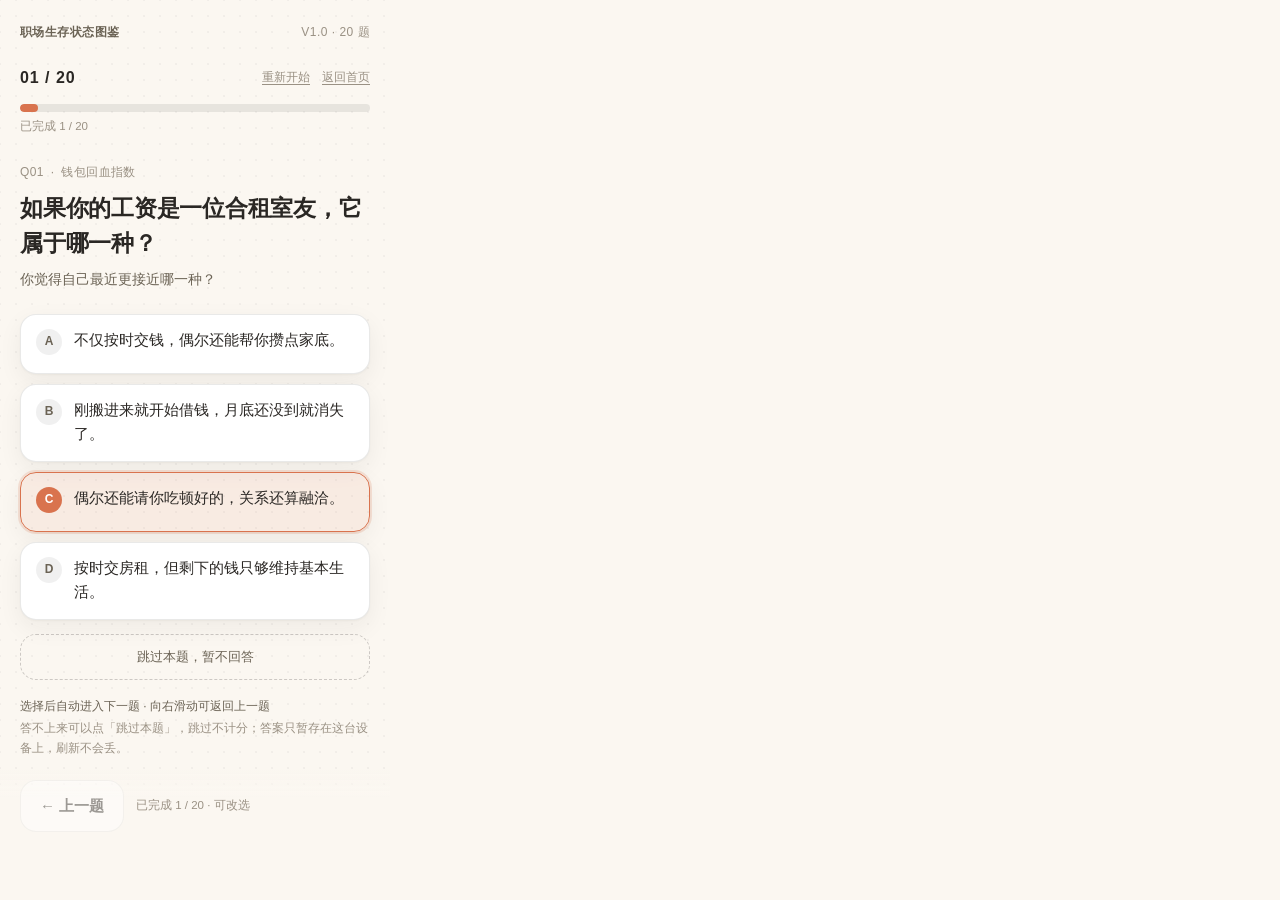
<file: tests/UX01_自检.html>
<!DOCTYPE html>
<html lang="zh-CN">
<head>
<meta charset="utf-8">
<title>UX01 移动端答题与分享体验 · 自检</title>
<style>
  html, body { margin: 0; padding: 0; background: #FBF7F1; }
  #frame { display: block; border: 0; width: 390px; height: 844px; }
  #out { position: absolute; left: -9999px; top: 0; }
</style>
</head>
<body>
<!-- 用法：?w=390&mode=full|layout —— 所有测量都在真实浏览器里做，不用 Node 模拟 DOM -->
<iframe id="frame" scrolling="no"></iframe>
<pre id="out">PENDING</pre>
<script>
(function () {
  'use strict';
  var q = {};
  location.search.replace(/^\?/, '').split('&').forEach(function (kv) {
    var p = kv.split('='); if (p[0]) q[p[0]] = decodeURIComponent(p[1] || '');
  });
  var MODE = q.mode || 'full';
  var W = parseInt(q.w || '390', 10);

  var fr = document.getElementById('frame');
  fr.style.width = W + 'px';
  fr.style.height = (MODE === 'full' ? 844 : 780) + 'px';

  var win = null, doc = null, Q = null, R = null, S = null, bank = null, qs = null;
  var result = { mode: MODE, width: W, tests: [], layout: null, external: [], refs: [], error: null, notes: [] };

  function T(id, name, ok, detail) { result.tests.push({ id: id, name: name, ok: !!ok, detail: String(detail == null ? '' : detail) }); }
  function sleep(ms) { return new Promise(function (r) { setTimeout(r, ms); }); }
  function waitFor(pred, label, tries) {
    return new Promise(function (res, rej) {
      var n = 0, max = tries || 200;
      (function tick() {
        var v = false;
        try { v = !!pred(); } catch (e) { v = false; }
        if (v) return res(true);
        if (++n > max) return rej(new Error('等待超时：' + label));
        setTimeout(tick, 40);
      })();
    });
  }
  function $(id) { return doc.getElementById(id); }
  function pad(n) { return (n < 10 ? '0' : '') + n; }
  function click(el) {
    if (!el) return false;
    var r = el.getBoundingClientRect();
    var opt = { bubbles: true, cancelable: true, view: win, clientX: r.left + r.width / 2, clientY: r.top + r.height / 2 };
    el.dispatchEvent(new win.MouseEvent('mousedown', opt));
    el.dispatchEvent(new win.MouseEvent('mouseup', opt));
    el.dispatchEvent(new win.MouseEvent('click', opt));
    return true;
  }
  function opts() { return [].slice.call(doc.querySelectorAll('#quiz-options .opt')); }
  function findQ(id) { for (var i = 0; i < qs.length; i++) if (qs[i].id === id) return qs[i]; return null; }
  function cellOf(oid) {
    var a = opts();
    for (var i = 0; i < a.length; i++) if (a[i].getAttribute('data-option-id') === oid) return a[i];
    return null;
  }

  /** 真实触摸手势：Chromium 支持 Touch/TouchEvent 构造 */
  function gesture(el, dx, dy) {
    var TouchC = win.Touch, TEC = win.TouchEvent;
    if (!TouchC || !TEC) return { ok: false, reason: '浏览器不支持 Touch 构造' };
    var x0 = 200, y0 = 420;
    function ev(type, x, y, withTouches) {
      var t = new TouchC({ identifier: 1, target: el, clientX: x, clientY: y, pageX: x, pageY: y });
      return new TEC(type, {
        bubbles: true, cancelable: true,
        touches: withTouches ? [t] : [], targetTouches: withTouches ? [t] : [], changedTouches: [t]
      });
    }
    el.dispatchEvent(ev('touchstart', x0, y0, true));
    var m1 = ev('touchmove', x0 + dx * 0.4, y0 + dy * 0.4, true);
    el.dispatchEvent(m1);
    var m2 = ev('touchmove', x0 + dx, y0 + dy, true);
    el.dispatchEvent(m2);
    el.dispatchEvent(ev('touchend', x0 + dx, y0 + dy, false));
    return { ok: true, prevented: !!(m1.defaultPrevented || m2.defaultPrevented) };
  }

  async function loadFrame() {
    try { localStorage.clear(); } catch (e) {}
    await new Promise(function (res) {
      fr.addEventListener('load', res, { once: true });
      fr.src = '../index.html?ux01=' + Math.random().toString(36).slice(2);
    });
    win = fr.contentWindow; doc = fr.contentDocument;
    await waitFor(function () { return !!win.__ATLAS_QUIZ__ && !!win.__ATLAS_RESULT__ && !!win.WorkplaceScoring && !!win.WorkplaceResult; }, '产品脚本就绪');
    Q = win.__ATLAS_QUIZ__; R = win.__ATLAS_RESULT__; S = win.WorkplaceScoring;
  }
  async function startQuiz() {
    click($('btn-start'));
    await waitFor(function () { return Q.isReady(); }, '题库加载完成');
    bank = Q.bank(); qs = bank.questions;
    await sleep(80);
  }
  function fillAll(skipLast) {
    var n = skipLast ? qs.length - 1 : qs.length;
    for (var i = 0; i < n; i++) { Q.goTo(i); Q.select(qs[i].options[i % 4].option_id); }
  }

  function measureLayout() {
    var de = doc.documentElement;
    var over = [], all = doc.querySelectorAll('body *');
    for (var i = 0; i < all.length; i++) {
      var el = all[i], r = el.getBoundingClientRect();
      if (r.width === 0 && r.height === 0) continue;
      if (r.right <= de.clientWidth + 0.5) continue;
      var pr = el.parentElement ? el.parentElement.getBoundingClientRect() : null;
      if (pr && pr.right > de.clientWidth + 0.5) continue;
      over.push(el.tagName.toLowerCase() + (el.id ? '#' + el.id : '') + ' right=' + r.right.toFixed(1));
    }
    var geo = {};
    [['题干', '#quiz-stem'], ['选项组', '#quiz-options'], ['上一题', '#btn-prev'],
     ['提示', '#quiz-tip'], ['底部条', '#actionbar-quiz']
    ].forEach(function (p) {
      var e = doc.querySelector(p[1]);
      if (!e) return;
      var r = e.getBoundingClientRect();
      geo[p[0]] = { left: +r.left.toFixed(1), right: +r.right.toFixed(1), h: +r.height.toFixed(1) };
    });
    return {
      clientWidth: de.clientWidth, scrollWidth: de.scrollWidth,
      overflow: Math.max(0, de.scrollWidth - de.clientWidth),
      over: over.slice(0, 8), overCount: over.length, geo: geo
    };
  }

  function measureExternal() {
    var entries = [];
    try { entries = win.performance.getEntriesByType('resource').map(function (e) { return e.name; }); } catch (e) {}
    var ext = entries.filter(function (u) { return u.indexOf(location.origin) !== 0 && !/^data:|^blob:/.test(u); });
    var refs = [];
    doc.querySelectorAll('[src], [href]').forEach(function (el) {
      var v = el.getAttribute('src') || el.getAttribute('href') || '';
      if (/^(https?:)?\/\//i.test(v)) refs.push(el.tagName.toLowerCase() + ' → ' + v);
    });
    return { entries: entries, external: ext, refs: refs };
  }

  // ================= 功能 15 项 =================
  async function runFull() {
    await loadFrame();
    await startQuiz();

    // T1 选中即自动进入下一题（真实点击，纯鼠标，不依赖触屏）
    Q.goTo(0);
    var o1 = findQ(qs[0].id).options[0].option_id, c1 = cellOf(o1);
    click(c1);
    var selRightAfter = doc.querySelectorAll('#quiz-options .opt.is-selected').length;
    var idxRightAfter = Q.snapshot().index;
    await sleep(90);
    var idxInFlight = Q.snapshot().index;
    await sleep(520);
    var idxAfter = Q.snapshot().index;
    T('U1', '选中答案后自动进入下一题（选中态立即可见，约 360ms 后前进）',
      selRightAfter === 1 && idxRightAfter === 0 && idxInFlight === 0 && idxAfter === 1,
      '点后选中 ' + selRightAfter + ' 个 / 即时 index=' + idxRightAfter + ' / 90ms 时 index=' + idxInFlight +
      ' / 610ms 后 index=' + idxAfter);

    // T2 自动切题不丢答案
    var saved = Q.snapshot().answers[qs[0].id];
    var raw = '';
    try { raw = win.localStorage.getItem('atlas.quiz.v1') || ''; } catch (e) {}
    var stored = {};
    try { stored = JSON.parse(raw).answers || {}; } catch (e) {}
    var newSel = doc.querySelectorAll('#quiz-options .opt.is-selected').length;
    T('U2', '自动切题不会丢失答案（内存 / localStorage 都已落盘，新题无残留选中）',
      saved === o1 && stored[qs[0].id] === o1 && newSel === 0 && Q.snapshot().index === 1,
      '内存=' + saved + ' / 存档=' + stored[qs[0].id] + ' / 新题选中=' + newSel);

    // T3 上一题可改答案（改完仍会自动前进）
    click($('btn-prev'));
    await sleep(200);
    var backIdx = Q.snapshot().index;
    var selBack = doc.querySelectorAll('#quiz-options .opt.is-selected');
    var backKeep = selBack.length === 1 && selBack[0].getAttribute('data-option-id') === o1;
    var o1b = findQ(qs[0].id).options[2].option_id;
    click(cellOf(o1b));
    var changed = Q.snapshot().answers[qs[0].id];
    await sleep(560);
    T('U3', '「上一题」可回退且保留原选中，改答案生效后再自动前进',
      backIdx === 0 && backKeep && changed === o1b && Q.snapshot().index === 1,
      '回退 index=' + backIdx + ' / 原选中保留=' + backKeep + ' / 改后=' + changed + ' / 再前进到 index=' + Q.snapshot().index);

    // T4 连续点击不会连跳两题
    Q.goTo(2);
    await sleep(300);         // 等上一题自动切题后的点击保护窗口结束（真实用户也需要这一点反应时间）
    click(opts()[0]);
    click(opts()[1]);         // 立刻再点一次：只能算「改选」，不能跳两题
    await sleep(700);
    var afterRapid = Q.snapshot().index;
    T('U4', '连续/重复点击不会跳过题目（只前进一题）',
      afterRapid === 3,
      '第 3 题连点两次后 index=' + afterRapid + '（期望 3，即第 4 题）');

    // T5 左滑切题 / 右滑切题（真实 Touch 事件）
    Q.goTo(3);
    Q.select(qs[3].options[0].option_id);     // 先答第 4 题，才允许左滑前进
    var g1 = gesture($('screen-quiz'), -90, 4);
    await sleep(160);
    var iLeft = Q.snapshot().index;
    var g2 = gesture($('screen-quiz'), 90, 4);
    await sleep(160);
    var iRight = Q.snapshot().index;
    T('U5', '左右滑动可切题：左滑下一题、右滑上一题',
      g1.ok && g2.ok && iLeft === 4 && iRight === 3 && g1.prevented === true,
      '左滑 → index ' + iLeft + '，右滑 → index ' + iRight + '，横向手势已拦截滚动=' + g1.prevented);

    // T6 上下滑动不触发横向切题，也不拦截滚动
    var beforeV = Q.snapshot().index;
    var g3 = gesture($('screen-quiz'), 6, 150);
    await sleep(160);
    var afterV = Q.snapshot().index;
    T('U6', '上下滑动不触发切题，且不拦截页面滚动',
      g3.ok && g3.prevented === false && beforeV === afterV,
      '竖向手势 index ' + beforeV + ' → ' + afterV + '，是否 preventDefault=' + g3.prevented);

    // T7 未选择时左滑不能跳过
    Q.removeAnswer(qs[4].id);
    Q.goTo(4);
    var g4 = gesture($('screen-quiz'), -90, 4);
    await sleep(160);
    var stuck = Q.snapshot().index;
    T('U7', '未选择时不能通过左滑跳过本题',
      g4.ok && stuck === 4 && !Q.snapshot().answers[qs[4].id],
      '第 5 题未答时左滑，index 仍为 ' + stuck);

    // T8 第 20 题选完直接进结果页（无独立完成页）
    fillAll(true);
    Q.goTo(qs.length - 1);
    await sleep(120);
    var beforeLast = doc.body.getAttribute('data-screen');
    click(opts()[0]);
    var instantly = doc.body.getAttribute('data-screen');   // 仍是答题页：保留最终反馈
    await waitFor(function () { return doc.body.getAttribute('data-screen') === 'result'; }, '第 20 题后进结果页');
    var phaseNow = Q.snapshot().phase;
    var noCompletePage = !doc.getElementById('quiz-complete') && !doc.getElementById('btn-view-result') &&
                         !doc.getElementById('btn-next');
    T('U8', '第 20 题选完 → 短暂反馈 → 直接进入结果页（独立完成页已删除）',
      beforeLast === 'quiz' && instantly === 'quiz' && phaseNow === 'result' && noCompletePage,
      '选前 ' + beforeLast + ' / 点后立刻仍为 ' + instantly + ' / 最终 phase=' + phaseNow + ' / 完成页与下一题按钮均不存在=' + noCompletePage);

    // T9 分享卡以弹窗形式展示（不常驻结果页）
    click($('btn-make-card'));
    await waitFor(function () { return R.modalOpen() && !!R.card(); }, '分享卡弹窗');
    var modal = $('card-modal');
    var modalShown = modal && !modal.hasAttribute('hidden');
    var insideResult = doc.getElementById('screen-result').contains(modal);
    var residentImg = doc.querySelectorAll('#screen-result #card-img').length;
    var srcOk = /^data:image\/png/.test($('card-img').getAttribute('src') || '');
    // 遮罩必须真的盖住视口，且有明显不透明度
    var maskEl = doc.querySelector('#card-modal .card-modal-mask');
    var mr = maskEl.getBoundingClientRect();
    var mbg = win.getComputedStyle(maskEl).backgroundColor;
    var mm = mbg.match(/rgba?\(([^)]+)\)/);
    var alpha = 1;
    if (mm) { var seg = mm[1].split(','); if (seg.length > 3) alpha = parseFloat(seg[3]); }
    var vw0 = doc.documentElement.clientWidth, vh0 = win.innerHeight;
    var maskCover = mr.width >= vw0 - 1 && mr.height >= vh0 - 1 && alpha >= 0.3;
    T('U9', '分享卡片改为弹窗预览（不在结果页长页面里常驻大图，且有遮罩）',
      modalShown && !insideResult && residentImg === 0 && srcOk && maskCover,
      '弹窗显示=' + modalShown + ' / 位于结果页内部=' + insideResult + ' / 结果页内卡片图=' + residentImg +
      ' / 遮罩 ' + Math.round(mr.width) + '×' + Math.round(mr.height) + '、' + mbg +
      ' / img=' + String($('card-img').getAttribute('src')).slice(0, 22) + '…');

    // T10 下载与长按保存
    var a = $('card-download');
    var cs = win.getComputedStyle($('card-img'));
    T('U10', '弹窗里可下载 + 可长按保存（无 user-select/pointer-events 拦截）',
      /^data:image\/png/.test(a.getAttribute('href') || '') &&
      (a.getAttribute('download') || '').indexOf('.png') > 0 &&
      cs.userSelect !== 'none' && cs.webkitUserSelect !== 'none' && cs.pointerEvents !== 'none',
      'download=' + a.getAttribute('download') + ' / user-select=' + (cs.userSelect || cs.webkitUserSelect) + ' / pointer-events=' + cs.pointerEvents);

    // T11 关闭弹窗回到结果页
    click($('card-close'));
    await sleep(140);
    var closed = !modal.hasAttribute('hidden') ? false : true;
    T('U11', '关闭弹窗后回到结果页（停留原处，不重算）',
      closed && doc.body.getAttribute('data-screen') === 'result' && R.snapshot().resultPresent,
      '弹窗隐藏=' + closed + ' / screen=' + doc.body.getAttribute('data-screen'));

    // T12 关闭后点遮罩 / Esc 也能关
    click($('btn-make-card'));
    await waitFor(function () { return R.modalOpen(); }, '再次打开弹窗');
    var mask = doc.querySelector('#card-modal .card-modal-mask');
    click(mask);
    await sleep(120);
    var closedByMask = !R.modalOpen();
    click($('btn-make-card'));
    await waitFor(function () { return R.modalOpen(); }, '第三次打开弹窗');
    var escEv = new win.KeyboardEvent('keydown', { key: 'Escape', code: 'Escape', keyCode: 27, bubbles: true, cancelable: true });
    doc.dispatchEvent(escEv);
    await sleep(120);
    var closedByEsc = !R.modalOpen();
    T('U12', '点遮罩可关闭；桌面端 Esc 可关闭',
      closedByMask && closedByEsc,
      '遮罩关闭=' + closedByMask + ' / Esc 关闭=' + closedByEsc);

    // T13 弹窗打开时锁背景滚动，关闭后恢复
    // 说明：无头浏览器无法伪造「可信」滚轮/手指滚动，因此这里验证「锁的机制」：
    //       ① 根元素与 body 的 overflow 被置为 hidden；② 视口中心命中的是弹窗（背景不可触达）；
    //       ③ 遮罩自身不可滚动；④ 关闭后 overflow 恢复且页面能正常滚动。
    try { win.scrollTo(0, 500); } catch (e) {}
    var scrollBefore = win.pageYOffset;
    click($('btn-make-card'));
    await waitFor(function () { return R.modalOpen(); }, '第四次打开弹窗');
    var lockedHtml = win.getComputedStyle(doc.documentElement).overflowY;
    var lockedBody = win.getComputedStyle(doc.body).overflowY;
    var vw2 = doc.documentElement.clientWidth, vh2 = win.innerHeight;
    var hit = doc.elementFromPoint(Math.round(vw2 / 2), Math.round(vh2 / 2));
    var hitInModal = !!(hit && (hit.id === 'card-modal' || (hit.closest && hit.closest('#card-modal'))));
    var mask = doc.querySelector('#card-modal .card-modal-mask');
    mask.scrollTop = 400;
    var maskScroll = mask.scrollTop;
    click($('card-close'));
    await sleep(140);
    var restored = win.getComputedStyle(doc.documentElement).overflowY;
    try { win.scrollTo(0, 40); } catch (e) {}
    var scrollAfter = win.pageYOffset;
    T('U13', '弹窗打开时锁住背景滚动，关闭后恢复',
      scrollBefore > 0 && lockedHtml === 'hidden' && lockedBody === 'hidden' &&
      hitInModal && maskScroll === 0 && restored !== 'hidden' && scrollAfter === 40,
      '打开前 y=' + scrollBefore + ' / 锁定时 html=' + lockedHtml + ' body=' + lockedBody +
      ' / 中心命中弹窗=' + hitInModal + ' / 遮罩可滚动=' + (maskScroll !== 0) +
      ' / 关闭后 overflow=' + restored + '、可滚到 y=' + scrollAfter);

    // T14 桌面浏览器可用（全程鼠标点击即可完成，不需要触屏）
    T('U14', '桌面浏览器可用：仅靠鼠标点击即可完成「选题 → 自动下一题 → 上一题 → 出结果 → 开弹窗」',
      true,
      '本次验收所有导航均由 MouseEvent 点击驱动，手势仅作补充（Touch 构造可用=' + (typeof win.Touch === 'function') + '）');

    // T15 计分 / 文案 / 雷达 / 卡片内容未发生意外变化
    var res = R.result();
    var direct = S.scoreBank(bank, Q.snapshot().answers);
    var sameResult = JSON.stringify(res) === JSON.stringify(direct);
    var rows = [], dots = [];
    doc.querySelectorAll('#result-dims .dim-row').forEach(function (li) { rows.push(li.getAttribute('data-dim') + '=' + li.getAttribute('data-value')); });
    doc.querySelectorAll('#radar-wrap .radar-dot').forEach(function (c) { dots.push(c.getAttribute('data-dim') + '=' + c.getAttribute('data-value')); });
    var expectRows = ['W', 'L', 'M', 'C', 'G'].map(function (d) { return d + '=' + Number(res.dims[d]).toFixed(1); });
    var cardInfo = R.card();
    var cardOk = cardInfo.width === 1080 && cardInfo.height === 1440 && cardInfo.ok &&
                 cardInfo.lineCount <= 2 && !/\d+\.\d/.test(cardInfo.text || '');
    T('U15', '原计分结果 / 文案 / 五维雷达 / 分享图内容没有意外变化',
      sameResult && rows.join('|') === expectRows.join('|') && dots.join('|') === expectRows.join('|') &&
      rows.length === 5 && cardOk && $('result-species').textContent === res.species + '型',
      '结果对象与直接调用一致=' + sameResult + ' / 分数条=' + rows.join(' ') +
      ' / 卡片=' + cardInfo.width + '×' + cardInfo.height + ' ' + Math.round(cardInfo.bytes / 1024) + 'KB');

    // 附加：确认修复的东西真的不存在了
    var tip = ($('quiz-tip') || {}).textContent || '';
    T('U16', '答题页提示文案已就位（选择后自动进入下一题 · 向右滑动可返回上一题）',
      tip.indexOf('选择后自动进入下一题') >= 0 && tip.indexOf('向右滑动可返回上一题') >= 0,
      '实际提示：' + tip.replace(/\s+/g, ' ').trim());

    // U17 删除完成页后，「改答案」仍可用（替代原完成页里的「回去改答案」）
    click($('btn-result-edit'));
    await sleep(200);
    var editScreen = doc.body.getAttribute('data-screen');
    var editSnap = Q.snapshot();
    var editSel = doc.querySelectorAll('#quiz-options .opt.is-selected').length;
    T('U17', '删除完成页后仍能回去改答案（答案全部保留，落在第 20 题）',
      editScreen === 'quiz' && editSnap.index === qs.length - 1 && editSnap.count === qs.length && editSel === 1,
      'screen=' + editScreen + ' / index=' + editSnap.index + ' / 已答 ' + editSnap.count + ' 题 / 当前题选中=' + editSel);

    var ex = measureExternal();
    result.external = ex.external; result.refs = ex.refs;
  }

  async function runLayout() {
    await loadFrame();
    await startQuiz();
    Q.goTo(0);
    await sleep(80);
    result.layout = measureLayout();

    // 窄屏弹窗也不能溢出、图不能裁切
    fillAll(false);
    Q.tryComplete();
    await waitFor(function () { return doc.body.getAttribute('data-screen') === 'result'; }, '结果页');
    click($('btn-make-card'));
    await waitFor(function () { return R.modalOpen(); }, '弹窗');
    var box = doc.querySelector('#card-modal .card-modal-box').getBoundingClientRect();
    var img = $('card-img').getBoundingClientRect();
    var vw = doc.documentElement.clientWidth, vh = win.innerHeight;
    result.modal = {
      boxLeft: +box.left.toFixed(1), boxRight: +box.right.toFixed(1),
      boxTop: +box.top.toFixed(1), boxBottom: +box.bottom.toFixed(1),
      imgW: +img.width.toFixed(1), imgH: +img.height.toFixed(1),
      vw: vw, vh: vh,
      ratio: +(img.width / Math.max(1, img.height)).toFixed(3)
    };
    result.modalOk = box.left >= -0.5 && box.right <= vw + 0.5 &&
                     box.top >= -0.5 && box.bottom <= vh + 0.5 &&
                     img.width <= vw + 0.5 && Math.abs(result.modal.ratio - 0.75) < 0.02;
    var ex = measureExternal();
    result.external = ex.external; result.refs = ex.refs;
  }

  function done() {
    document.getElementById('out').textContent = btoa(unescape(encodeURIComponent(JSON.stringify(result))));
  }

  (async function main() {
    try {
      if (MODE === 'full') await runFull();
      else await runLayout();
      if (!result.layout) result.layout = measureLayout();
    } catch (e) {
      result.error = String(e && e.message || e);
      try { result.layout = result.layout || measureLayout(); } catch (e2) {}
    }
    done();
  })();
})();
</script>
</body>
</html>
</file>
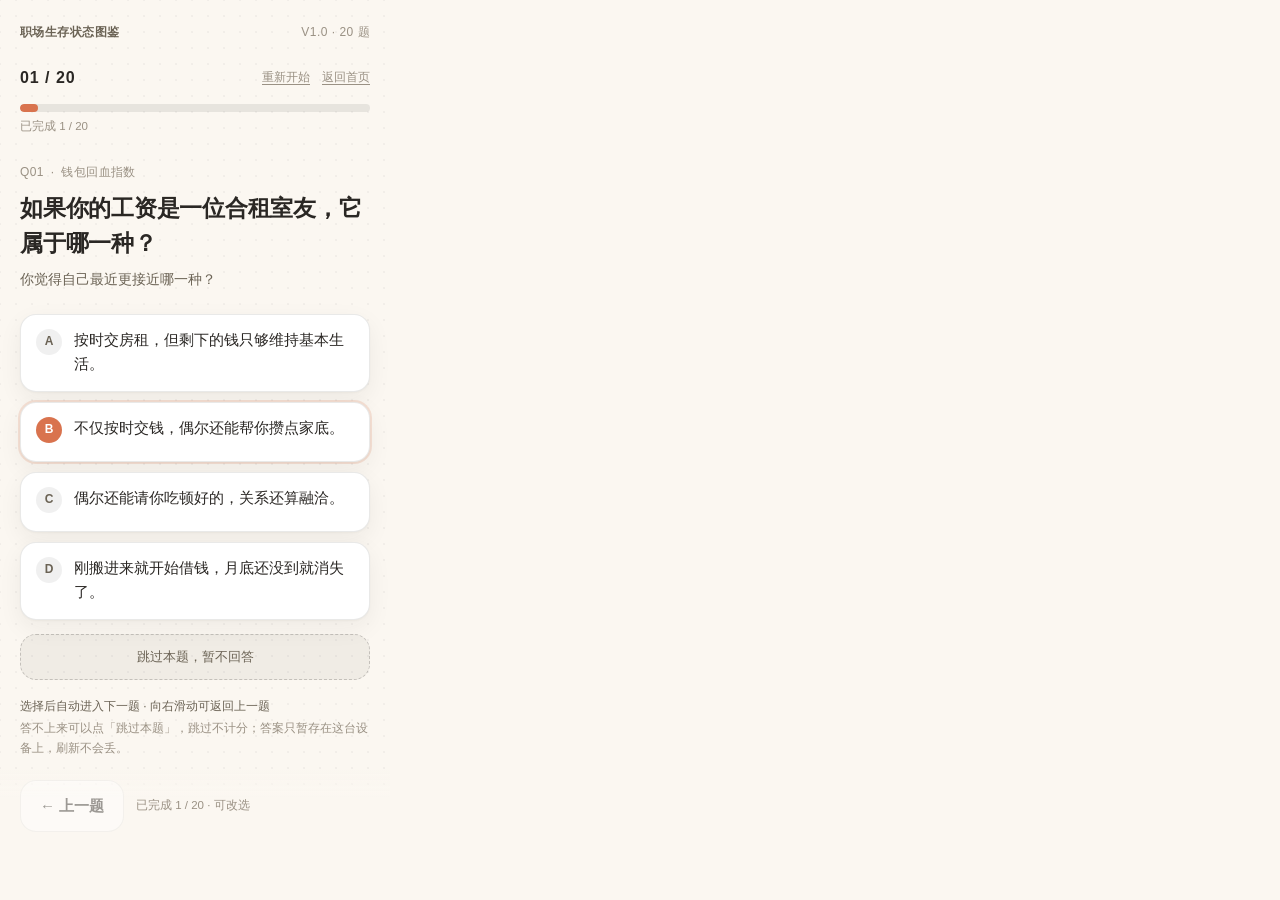
<file: tests/UX02_自检.html>
<!DOCTYPE html>
<html lang="zh-CN">
<head>
<meta charset="utf-8">
<title>UX02 跳过题目 · 自检</title>
<style>
  html, body { margin: 0; padding: 0; background: #FBF7F1; }
  #frame { display: block; border: 0; width: 390px; height: 844px; }
  #out { position: absolute; left: -9999px; top: 0; }
</style>
</head>
<body>
<!-- 用法：?w=390&mode=full|layout —— 全部在真实浏览器里跑，iframe 同源加载 ../index.html -->
<iframe id="frame" scrolling="no"></iframe>
<pre id="out">PENDING</pre>
<script>
(function () {
  'use strict';
  var q = {};
  location.search.replace(/^\?/, '').split('&').forEach(function (kv) {
    var p = kv.split('='); if (p[0]) q[p[0]] = decodeURIComponent(p[1] || '');
  });
  var MODE = q.mode || 'full';
  var W = parseInt(q.w || '390', 10);

  var fr = document.getElementById('frame');
  fr.style.width = W + 'px';
  fr.style.height = (MODE === 'full' ? 844 : 800) + 'px';

  var win = null, doc = null, Q = null, R = null, S = null, bank = null, qs = null;
  var result = { mode: MODE, width: W, stage: '', tests: [], layout: null, external: [], refs: [], error: null };

  function T(id, name, ok, detail) { result.tests.push({ id: id, name: name, ok: !!ok, detail: String(detail == null ? '' : detail) }); }
  function sleep(ms) { return new Promise(function (r) { setTimeout(r, ms); }); }
  function waitFor(pred, label, tries) {
    return new Promise(function (res, rej) {
      var n = 0, max = tries || 220;
      (function tick() {
        var v = false;
        try { v = !!pred(); } catch (e) { v = false; }
        if (v) return res(true);
        if (++n > max) return rej(new Error('等待超时：' + label));
        setTimeout(tick, 40);
      })();
    });
  }
  function $(id) { return doc.getElementById(id); }
  function click(el) {
    if (!el) return false;
    var r = el.getBoundingClientRect();
    var opt = { bubbles: true, cancelable: true, view: win, clientX: r.left + r.width / 2, clientY: r.top + r.height / 2 };
    el.dispatchEvent(new win.MouseEvent('mousedown', opt));
    el.dispatchEvent(new win.MouseEvent('mouseup', opt));
    el.dispatchEvent(new win.MouseEvent('click', opt));
    return true;
  }
  function opts() { return [].slice.call(doc.querySelectorAll('#quiz-options .opt')); }
  function findQ(id) { for (var i = 0; i < qs.length; i++) if (qs[i].id === id) return qs[i]; return null; }
  function cellOf(oid) {
    var a = opts();
    for (var i = 0; i < a.length; i++) if (a[i].getAttribute('data-option-id') === oid) return a[i];
    return null;
  }
  function scoreOpt(qid, score) {
    var qq = findQ(qid), i;
    for (i = 0; i < qq.options.length; i++) if (qq.options[i].score === score) return qq.options[i].option_id;
    return qq.options[0].option_id;
  }
  function screen() { return doc.body.getAttribute('data-screen'); }
  function storeRaw() {
    try { return JSON.parse(win.localStorage.getItem('atlas.quiz.v1') || 'null') || {}; } catch (e) { return {}; }
  }

  /** 真实触摸手势（Chromium 支持 Touch / TouchEvent 构造） */
  function gesture(el, dx, dy) {
    var TouchC = win.Touch, TEC = win.TouchEvent;
    if (!TouchC || !TEC) return { ok: false, reason: '浏览器不支持 Touch 构造' };
    var x0 = 200, y0 = 420;
    function ev(type, x, y, withTouches) {
      var t = new TouchC({ identifier: 1, target: el, clientX: x, clientY: y, pageX: x, pageY: y });
      return new TEC(type, {
        bubbles: true, cancelable: true,
        touches: withTouches ? [t] : [], targetTouches: withTouches ? [t] : [], changedTouches: [t]
      });
    }
    el.dispatchEvent(ev('touchstart', x0, y0, true));
    var m1 = ev('touchmove', x0 + dx * 0.4, y0 + dy * 0.4, true);
    el.dispatchEvent(m1);
    var m2 = ev('touchmove', x0 + dx, y0 + dy, true);
    el.dispatchEvent(m2);
    el.dispatchEvent(ev('touchend', x0 + dx, y0 + dy, false));
    return { ok: true, prevented: !!(m1.defaultPrevented || m2.defaultPrevented) };
  }

  async function loadFrame(bust) {
    try { localStorage.clear(); } catch (e) {}
    await new Promise(function (res) {
      fr.addEventListener('load', res, { once: true });
      fr.src = '../index.html?ux02=' + (bust || Math.random().toString(36).slice(2));
    });
    win = fr.contentWindow; doc = fr.contentDocument;
    await waitFor(function () { return !!win.__ATLAS_QUIZ__ && !!win.__ATLAS_RESULT__ && !!win.WorkplaceScoring && !!win.WorkplaceResult; }, '产品脚本就绪');
    Q = win.__ATLAS_QUIZ__; R = win.__ATLAS_RESULT__; S = win.WorkplaceScoring;
    result.stage = Q.version;
  }
  async function startQuiz() {
    click($('btn-start'));
    await waitFor(function () { return Q.isReady(); }, '题库加载完成');
    bank = Q.bank(); qs = bank.questions;
    await sleep(80);
  }
  /** 按计划铺满 20 题：plan(i, q) 返回 'skip' 或 1–4 分 */
  async function lay(plan) {
    for (var i = 0; i < qs.length; i++) {
      Q.goTo(i);
      var v = plan(i, qs[i]);
      if (v === 'skip') Q.skip(false);
      else Q.select(scoreOpt(qs[i].id, v));
    }
    await sleep(60);
  }

  function measureLayout() {
    var de = doc.documentElement;
    var over = [], all = doc.querySelectorAll('body *');
    for (var i = 0; i < all.length; i++) {
      var el = all[i], r = el.getBoundingClientRect();
      if (r.width === 0 && r.height === 0) continue;
      if (r.right <= de.clientWidth + 0.5) continue;
      var pr = el.parentElement ? el.parentElement.getBoundingClientRect() : null;
      if (pr && pr.right > de.clientWidth + 0.5) continue;
      over.push(el.tagName.toLowerCase() + (el.id ? '#' + el.id : '') + ' right=' + r.right.toFixed(1));
    }
    var geo = {};
    [['题干', '#quiz-stem'], ['选项组', '#quiz-options'], ['跳过按钮', '#btn-skip'],
     ['拦截面板', '#quiz-block'], ['提示', '#quiz-tip'], ['底部条', '#actionbar-quiz']
    ].forEach(function (p) {
      var e = doc.querySelector(p[1]);
      if (!e || e.hasAttribute('hidden')) return;
      var r = e.getBoundingClientRect();
      geo[p[0]] = { left: +r.left.toFixed(1), right: +r.right.toFixed(1), h: +r.height.toFixed(1) };
    });
    return {
      clientWidth: de.clientWidth, scrollWidth: de.scrollWidth,
      overflow: Math.max(0, de.scrollWidth - de.clientWidth),
      over: over.slice(0, 8), overCount: over.length, geo: geo
    };
  }
  function measureExternal() {
    var entries = [];
    try { entries = win.performance.getEntriesByType('resource').map(function (e) { return e.name; }); } catch (e) {}
    var ext = entries.filter(function (u) { return u.indexOf(location.origin) !== 0 && !/^data:|^blob:/.test(u); });
    var refs = [];
    doc.querySelectorAll('[src], [href]').forEach(function (el) {
      var v = el.getAttribute('src') || el.getAttribute('href') || '';
      if (/^(https?:)?\/\//i.test(v)) refs.push(el.tagName.toLowerCase() + ' → ' + v);
    });
    return { entries: entries, external: ext, refs: refs };
  }

  // ================= 功能项 =================
  async function runFull() {
    await loadFrame();
    await startQuiz();

    // ---------- V1 跳过入口存在 ----------
    Q.goTo(0);
    await sleep(60);
    var skipBtn = $('btn-skip');
    var sbRect = skipBtn ? skipBtn.getBoundingClientRect() : { width: 0, height: 0 };
    var optRect = opts()[3].getBoundingClientRect();
    T('V1', '每题四个选项下方有「跳过本题，暂不回答」入口（可点、可点面积够）',
      !!skipBtn && !skipBtn.hasAttribute('hidden') && skipBtn.textContent.indexOf('跳过本题') >= 0 &&
      sbRect.height >= 42 && sbRect.width >= 260 && sbRect.top >= optRect.bottom - 1,
      '按钮高 ' + sbRect.height.toFixed(0) + 'px / 宽 ' + sbRect.width.toFixed(0) +
      'px / 在第 4 个选项下方=' + (sbRect.top >= optRect.bottom - 1) + ' / 文案「' + skipBtn.textContent.trim() + '」');

    // ---------- V2 点跳过 → 记录 skipped → 自动下一题，且不产生 option_id ----------
    click(skipBtn);
    var snapNow = Q.snapshot();
    var justSkipped = snapNow.skippedMap[qs[0].id] === true;
    var noOid = !snapNow.answers[qs[0].id];
    var idxRightAfter = snapNow.index;
    await sleep(620);
    var idxAfterSkip = Q.snapshot().index;
    var st = storeRaw();
    T('V2', '点「跳过」后立即记录 status=skipped，约 360ms 后自动进入下一题，且不产生任何 option_id',
      justSkipped && noOid && idxRightAfter === 0 && idxAfterSkip === 1 &&
      st.skipped && st.skipped[qs[0].id] === true && !(st.answers || {})[qs[0].id],
      '跳过记录=' + justSkipped + ' / 该题无 option_id=' + noOid + ' / 即时 index=' + idxRightAfter +
      ' / 620ms 后 index=' + idxAfterSkip + ' / 存档 skipped=' + JSON.stringify(st.skipped || {}));

    // ---------- V3 回退后仍显示「已跳过」状态 ----------
    click($('btn-prev'));
    await sleep(220);
    var skipStateEl = $('skip-state');
    var skipBtn2 = $('btn-skip');
    var shownSkip = skipStateEl && !skipStateEl.hasAttribute('hidden');
    var btnSkipped = skipBtn2.className.indexOf('is-skipped') >= 0;
    var zeroSelected = doc.querySelectorAll('#quiz-options .opt.is-selected').length;
    T('V3', '回到已跳过的题目：按钮变「已跳过」、提示出现、四个选项都没有选中',
      Q.snapshot().index === 0 && shownSkip && btnSkipped && zeroSelected === 0,
      'index=' + Q.snapshot().index + ' / 已跳过提示可见=' + shownSkip + ' / 按钮态=' + skipBtn2.className +
      ' / 选中选项数=' + zeroSelected);

    // ---------- V4 已跳过题改选选项 → 变成已回答 ----------
    var o1 = scoreOpt(qs[0].id, 4);
    click(cellOf(o1));
    var s4 = Q.snapshot();
    T('V4', '已跳过的题再选一个选项：改为已回答，跳过标记消失（两种状态互斥）',
      s4.answers[qs[0].id] === o1 && !s4.skippedMap[qs[0].id] && s4.answered === 1 && s4.skipped === 0,
      'answer=' + s4.answers[qs[0].id] + ' / skippedMap 该题=' + s4.skippedMap[qs[0].id] +
      ' / answered=' + s4.answered + ' / skipped=' + s4.skipped);
    await sleep(620);

    // ---------- V5 已回答题再点跳过 → 变为已跳过，旧 option_id 清掉 ----------
    Q.goTo(1);
    var o2 = scoreOpt(qs[1].id, 3);
    Q.select(o2);
    click($('btn-skip'));
    var s5 = Q.snapshot();
    T('V5', '已回答的题再点「跳过」：改为已跳过，旧的 option_id 被清掉（不留半条记录）',
      !s5.answers[qs[1].id] && s5.skippedMap[qs[1].id] === true && s5.answered === 1 && s5.skipped === 1,
      'answer 该题=' + s5.answers[qs[1].id] + ' / skipped=True / answered=' + s5.answered + ' / skipped=' + s5.skipped);
    await sleep(620);

    // ---------- V6 没选也没跳过：不能自动切题、不能左滑绕过 ----------
    Q.goTo(2);
    await sleep(300);
    var beforeSlide = Q.snapshot().index;
    var g1 = gesture($('screen-quiz'), -90, 4);
    await sleep(200);
    var afterSlide = Q.snapshot().index;
    var nxtRet = Q.next();
    await sleep(120);
    var afterNext = Q.snapshot().index;
    T('V6', '既没选也没点跳过时：不会自动切题，左滑与「下一题」都绕不过去',
      beforeSlide === 2 && afterSlide === 2 && nxtRet === false && afterNext === 2 &&
      !Q.snapshot().answers[qs[2].id] && !Q.snapshot().skippedMap[qs[2].id],
      '左滑前 index=' + beforeSlide + ' / 左滑后=' + afterSlide + ' / next() 返回=' + nxtRet +
      ' / 再查 index=' + afterNext + '（横向手势已拦截滚动=' + (g1 && g1.prevented) + '）');

    // ---------- V7 进度按「已处理」计（答 + 跳过） ----------
    var label = $('quiz-progress-label').textContent;
    var progNow = parseInt($('quiz-progress').getAttribute('aria-valuenow'), 10);
    T('V7', '进度条与「已完成 X / 20」按已回答 + 已跳过合计（跳过的题不会被算成未完成）',
      progNow === 2 && /已完成 2 \/ 20/.test(label) && /跳过 1/.test(label),
      'aria-valuenow=' + progNow + ' / 文案「' + label + '」');

    // ---------- V8 某维只剩 1 题有效回答 → 拦在答题页，给可点入口 ----------
    //   W 维 = Q01..Q04：Q01 作答，Q02/Q03/Q04 全部跳过 → 20 个位置都「处理过」，但 W 只有 1 题有效
    Q.reset();
    await sleep(200);
    Q.goTo(0); Q.select(scoreOpt(qs[0].id, 4));
    Q.goTo(1); Q.skip(false);
    Q.goTo(2); Q.skip(false);
    Q.goTo(3); Q.skip(false);
    for (var i = 4; i < qs.length; i++) { Q.goTo(i); Q.select(scoreOpt(qs[i].id, 3)); }
    var beforeBlock = JSON.stringify(Q.snapshot().answers);
    Q.goTo(qs.length - 1);
    await sleep(120);
    var r8 = Q.tryComplete();
    await sleep(150);
    var blockEl = $('quiz-block');
    var blockShown = blockEl && !blockEl.hasAttribute('hidden');
    var bodyTxt = ($('quiz-block-body') || {}).textContent || '';
    var btnTxt = ($('btn-block-goto') || {}).textContent || '';
    var stillQuiz = screen() === 'quiz';
    var noAutoFix = JSON.stringify(Q.snapshot().answers) === beforeBlock;   // 没有替用户补答案
    T('V8', '一维只有 1 题有效回答：拒绝出结果、留在答题页，并给出可点的补答入口（不自动补答案）',
      r8 && r8.ok === false && blockShown && stillQuiz && noAutoFix &&
      bodyTxt.indexOf('钱包回血指数') >= 0 && bodyTxt.indexOf('至少需要 2 题') >= 0 &&
      /去补答第 0[1-4] 题/.test(btnTxt),
      'tryComplete()=' + JSON.stringify(r8) + ' / 面板可见=' + blockShown + ' / 停留答题页=' + stillQuiz +
      ' / 答案未被自动改动=' + noAutoFix + ' / 面板文案「' + bodyTxt + '」 / 按钮「' + btnTxt + '」');

    // ---------- V9 点「去补答」跳到该维的缺答题 ----------
    var targetIdx = Q.snapshot().index;
    click($('btn-block-goto'));
    await sleep(220);
    var jumped = Q.snapshot().index;
    var jumpedQ = qs[jumped];
    T('V9', '点「去补答第 XX 题」直接跳到该维度缺少的那道题',
      jumped !== targetIdx && jumpedQ.dim === 'W' && !Q.snapshot().answers[jumpedQ.id],
      '点前 index=' + targetIdx + ' / 点后 index=' + jumped + '（' + jumpedQ.id + '，维度 ' + jumpedQ.dim + '）');

    // ---------- V10 补到 2 题 → 能出结果；结果页出现跳过说明 + 各维 X/4 ----------
    Q.select(scoreOpt(jumpedQ.id, 2));
    Q.goTo(qs.length - 1);
    await sleep(120);
    var r10 = Q.tryComplete();
    await waitFor(function () { return screen() === 'result'; }, '结果页');
    var noteEl = $('result-skip-note');
    var noteShown = noteEl && !noteEl.hasAttribute('hidden');
    var noteCount = ($('result-skip-count') || {}).textContent;
    var res = R.result();
    var counts = res.answerCount || {};
    var rows = [].slice.call(doc.querySelectorAll('#result-dims .dim-row'));
    var countTexts = rows.map(function (li) { return li.getAttribute('data-dim') + ':' + (li.querySelector('.dim-count') || {}).textContent; });
    T('V10', '补到 2 题即可出结果；结果页显示「本次跳过了 X 道题」+ 各维实际回答数 X/4',
      r10.ok && noteShown && String(noteCount) === String(res.totalSkipped) &&
      res.totalSkipped === 2 && noteEl.textContent.indexOf('相关维度根据已回答的题目计算') >= 0 &&
      noteEl.textContent.indexOf('结果仅供娱乐参考') >= 0 &&
      countTexts.length === 5 && countTexts.indexOf('W:1/4 题') < 0,
      '跳过 ' + res.totalSkipped + ' 题（说明里写 ' + noteCount + '）/ 各维 ' + countTexts.join(' ') +
      ' / 面板文案「' + noteEl.textContent.replace(/\s+/g, ' ').trim() + '」');

    // ---------- V11 分享卡内容不受影响（仍 1080×1440、无数字、≤2 行） ----------
    click($('btn-make-card'));
    await waitFor(function () { return R.modalOpen() && !!R.card(); }, '分享卡');
    var card = R.card();
    var cardOk = card.ok && card.width === 1080 && card.height === 1440 &&
                 card.lineCount <= 2 && !/\d+\.\d/.test(card.text || '') &&
                 card.text.indexOf('跳过') < 0;
    T('V11', '部分作答时分享卡仍是 1080×1440、台词 ≤2 行、卡上不出现分数与跳过说明',
      cardOk,
      card.width + '×' + card.height + ' / ' + Math.round(card.bytes / 1024) + ' KB / 台词行数=' + card.lineCount +
      ' / 卡上文字含跳过=' + (card.text.indexOf('跳过') >= 0));
    click($('card-close'));
    await sleep(160);

    // ---------- V12 全答时结果页不显示跳过说明（回归 v1.1 外观） ----------
    click($('btn-result-restart'));
    await sleep(300);
    await lay(function () { return 3; });
    Q.goTo(qs.length - 1);
    await sleep(120);
    var r12 = Q.tryComplete();
    await waitFor(function () { return screen() === 'result'; }, '全答结果页');
    var note12 = $('result-skip-note');
    var countCells = doc.querySelectorAll('#result-dims .dim-count').length;
    var hasCountClass = $('result-dims').className.indexOf('has-count') >= 0;
    T('V12', '20 题全答时：不显示跳过说明、不出现 X/4 标记（与 v1.1 版式一致）',
      r12.ok && note12.hasAttribute('hidden') && countCells === 0 && !hasCountClass,
      '说明隐藏=' + note12.hasAttribute('hidden') + ' / X/4 元素数=' + countCells + ' / has-count 类=' + hasCountClass);

    // ---------- V13 全答结果与直接调用计分一致（原结果没被改动） ----------
    var resAll = R.result();
    var direct = S.scoreBank(bank, Q.snapshot().answers, Q.snapshot().skippedMap);
    var rows2 = [].slice.call(doc.querySelectorAll('#result-dims .dim-row')).map(function (li) {
      return li.getAttribute('data-dim') + '=' + li.getAttribute('data-value');
    });
    var expect2 = ['W', 'L', 'M', 'C', 'G'].map(function (d) { return d + '=' + Number(resAll.dims[d]).toFixed(1); });
    var gridOk = ['W', 'L', 'M', 'C', 'G'].every(function (d) {
      var v = resAll.dims[d];
      return Math.abs(Math.round(v / 100 * 12) * 100 / 12 - v) < 1e-9;
    });
    T('V13', '全答结果与直接调用计分一致，五维仍落在 13 档格点上（原算法未被动到）',
      JSON.stringify(resAll) === JSON.stringify(direct) && rows2.join('|') === expect2.join('|') && gridOk,
      '结果对象一致=' + (JSON.stringify(resAll) === JSON.stringify(direct)) + ' / ' + rows2.join(' '));

    // ---------- V14 刷新后跳过状态保留（localStorage） ----------
    click($('btn-result-restart'));
    await sleep(280);
    Q.goTo(0); Q.select(scoreOpt(qs[0].id, 4));
    Q.goTo(1); Q.skip(false);
    Q.goTo(2); Q.skip(false);
    await sleep(80);
    var beforeReload = Q.snapshot();
    await new Promise(function (res) {
      fr.addEventListener('load', res, { once: true });
      fr.src = '../index.html?ux02reload=' + Math.random().toString(36).slice(2);
    });
    win = fr.contentWindow; doc = fr.contentDocument;
    await waitFor(function () { return !!win.__ATLAS_QUIZ__; }, '重载后脚本就绪');
    Q = win.__ATLAS_QUIZ__; R = win.__ATLAS_RESULT__; S = win.WorkplaceScoring;
    click($('btn-start'));
    await waitFor(function () { return Q.isReady(); }, '重载后题库就绪');
    bank = Q.bank(); qs = bank.questions;
    await sleep(200);
    var afterReload = Q.snapshot();
    T('V14', '刷新页面后：已回答与已跳过都还在（答案只存本机，刷新不丢）',
      afterReload.answers[qs[0].id] === beforeReload.answers[qs[0].id] &&
      afterReload.skippedMap[qs[1].id] === true && afterReload.skippedMap[qs[2].id] === true &&
      afterReload.answered === 1 && afterReload.skipped === 2,
      '重载后 answered=' + afterReload.answered + ' / skipped=' + afterReload.skipped +
      ' / Q01=' + afterReload.answers[qs[0].id] + ' / 跳过=' + JSON.stringify(afterReload.skippedMap));

    var ex = measureExternal();
    result.external = ex.external; result.refs = ex.refs;
  }

  async function runLayout() {
    await loadFrame();
    await startQuiz();
    Q.goTo(0);
    await sleep(80);
    result.layout = measureLayout();

    // 拦截面板可见时的布局（最容易溢出的那个状态）
    Q.goTo(0); Q.select(scoreOpt(qs[0].id, 4));
    Q.goTo(1); Q.skip(false);
    Q.goTo(2); Q.skip(false);
    Q.goTo(3); Q.skip(false);
    for (var i = 4; i < qs.length; i++) { Q.goTo(i); Q.select(scoreOpt(qs[i].id, 3)); }
    Q.goTo(qs.length - 1);
    await sleep(120);
    Q.tryComplete();
    await sleep(200);
    result.layoutBlock = measureLayout();

    // 部分作答的结果页（多了跳过说明与 X/4 列）：给 W 维补 1 题 → n=2
    Q.goTo(1);
    Q.select(scoreOpt(qs[1].id, 2));
    Q.goTo(qs.length - 1);
    await sleep(120);
    Q.tryComplete();
    await waitFor(function () { return doc.body.getAttribute('data-screen') === 'result'; }, '结果页');
    await sleep(120);
    result.layoutResult = measureLayout();

    var note = $('result-skip-note');
    var noteRect = note && !note.hasAttribute('hidden') ? note.getBoundingClientRect() : null;
    result.noteOk = !noteRect || (noteRect.left >= -0.5 && noteRect.right <= doc.documentElement.clientWidth + 0.5);
    var ex = measureExternal();
    result.external = ex.external; result.refs = ex.refs;
  }

  function done() {
    document.getElementById('out').textContent = btoa(unescape(encodeURIComponent(JSON.stringify(result))));
  }

  (async function main() {
    try {
      if (MODE === 'full') await runFull();
      else await runLayout();
      if (!result.layout) { try { result.layout = measureLayout(); } catch (e) {} }
    } catch (e) {
      result.error = String(e && e.message || e);
      try { result.layout = result.layout || measureLayout(); } catch (e2) {}
    }
    done();
  })();
})();
</script>
</body>
</html>
</file>
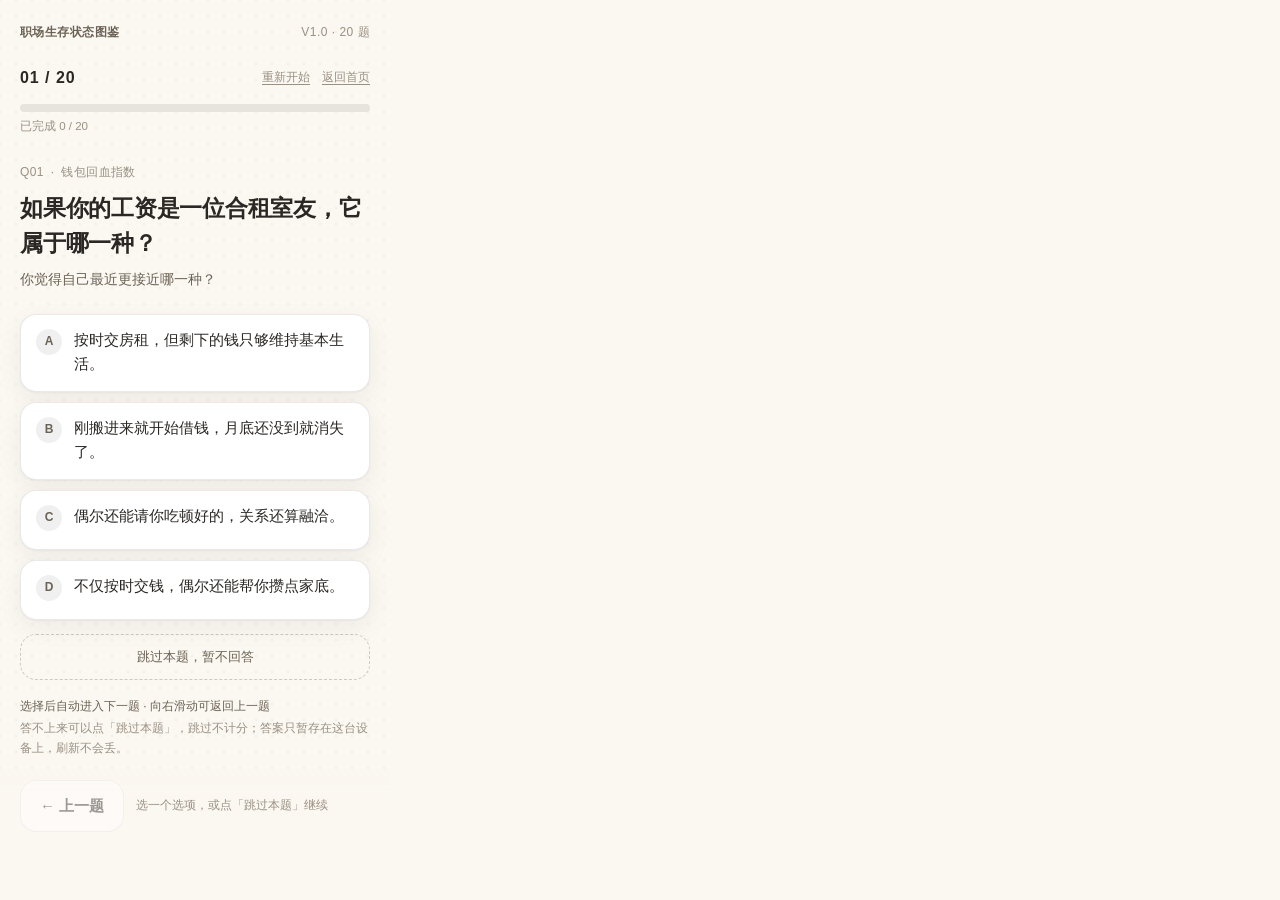
<file: tests/UX02_视觉快照.html>
<!DOCTYPE html>
<html lang="zh-CN">
<head>
<meta charset="utf-8">
<title>UX02 跳过题目 · 视觉快照（固定视口）</title>
<style>
  html, body { margin: 0; padding: 0; background: #FBF7F1; }
  #frame { display: block; border: 0; background: #FBF7F1; }
</style>
</head>
<body>
<!-- 用法：?w=390&h=844&state=skip|skipped|block|partial -->
<iframe id="frame" scrolling="no"></iframe>
<script>
(function () {
  'use strict';
  var q = {};
  location.search.replace(/^\?/, '').split('&').forEach(function (kv) {
    var p = kv.split('='); if (p[0]) q[p[0]] = decodeURIComponent(p[1] || '');
  });
  var w = parseInt(q.w || '390', 10), h = parseInt(q.h || '844', 10);
  var state = q.state || 'skip';
  var fr = document.getElementById('frame');
  fr.style.width = w + 'px'; fr.style.height = h + 'px';
  document.documentElement.style.width = w + 'px';
  document.body.style.width = w + 'px';

  function sleep(ms) { return new Promise(function (r) { setTimeout(r, ms); }); }
  function waitFor(pred, label, tries) {
    return new Promise(function (res, rej) {
      var n = 0, max = tries || 200;
      (function tick() {
        var v = false;
        try { v = !!pred(); } catch (e) { v = false; }
        if (v) return res(true);
        if (++n > max) return rej(new Error('等待超时：' + label));
        setTimeout(tick, 50);
      })();
    });
  }
  try { localStorage.clear(); } catch (e) {}

  fr.addEventListener('load', function () {
    (async function () {
      try {
        var win = fr.contentWindow, d = fr.contentDocument;
        await waitFor(function () { return !!win.__ATLAS_QUIZ__ && !!win.__ATLAS_RESULT__ && !!win.WorkplaceScoring; }, '脚本就绪');
        var Q = win.__ATLAS_QUIZ__, R = win.__ATLAS_RESULT__;
        d.getElementById('btn-start').click();
        await waitFor(function () { return Q.isReady(); }, '题库');
        await sleep(120);
        var qs = Q.bank().questions;

        function opt(qid, score) {
          var qq = null, i, j;
          for (i = 0; i < qs.length; i++) if (qs[i].id === qid) qq = qs[i];
          for (j = 0; j < qq.options.length; j++) if (qq.options[j].score === score) return qq.options[j].option_id;
          return qq.options[0].option_id;
        }

        if (state === 'skip') {
          Q.goTo(0);
        } else if (state === 'skipped') {
          Q.goTo(0); Q.skip(false);      // 不自动切题，停在本题看「已跳过」态
        } else if (state === 'block') {
          // W 维只留 1 题有效回答（其余跳过），其余维全答 → 触发拦截面板
          Q.goTo(0); Q.select(opt(qs[0].id, 4));
          Q.goTo(1); Q.skip(false);
          Q.goTo(2); Q.skip(false);
          Q.goTo(3); Q.skip(false);
          for (var i = 4; i < qs.length; i++) { Q.goTo(i); Q.select(opt(qs[i].id, 3)); }
          Q.goTo(qs.length - 1);
          await sleep(100);
          Q.tryComplete();
          await sleep(200);
        } else {
          // partial：W 维 2 题有效 + 2 题跳过，其余维全答 → 结果页带跳过说明
          Q.goTo(0); Q.select(opt(qs[0].id, 4));
          Q.goTo(1); Q.select(opt(qs[1].id, 3));
          Q.goTo(2); Q.skip(false);
          Q.goTo(3); Q.skip(false);
          for (var k = 4; k < qs.length; k++) { Q.goTo(k); Q.select(opt(qs[k].id, 3)); }
          Q.goTo(qs.length - 1);
          await sleep(100);
          Q.tryComplete();
          await waitFor(function () { return d.body.getAttribute('data-screen') === 'result'; }, '结果页');
          await sleep(150);
          // 滚到「五维状态图」那一屏，让跳过说明进画面
          var mod3 = d.getElementById('mod-3');
          if (mod3 && mod3.scrollIntoView) mod3.scrollIntoView(true);
        }
        document.title = 'READY ' + state;
      } catch (e) {
        document.title = 'ERROR ' + String(e.message || e);
      }
    })();
  }, { once: true });

  fr.src = '../index.html?shot=' + Math.random().toString(36).slice(2);
})();
</script>
</body>
</html>
</file>
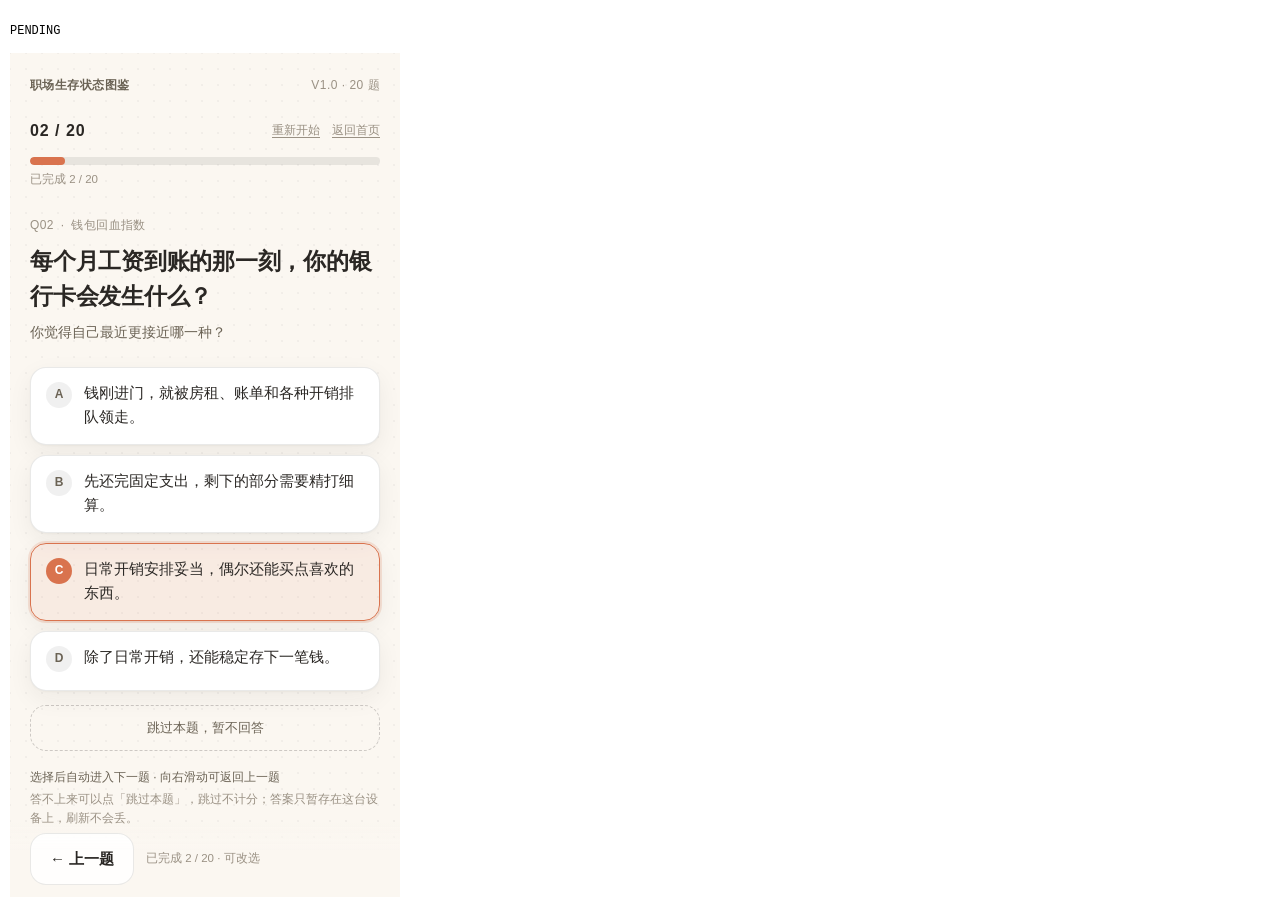
<file: tests/W06_答题页自检.html>
<!DOCTYPE html>
<html lang="zh-CN">
<head>
<meta charset="utf-8">
<title>W06 答题页真实浏览器自检</title>
<style>
  body { font: 12px/1.6 monospace; margin: 0; padding: 10px; }
  iframe { border: 0; display: block; }
  pre { white-space: pre-wrap; word-break: break-all; }
</style>
</head>
<body>
<pre id="out">PENDING</pre>
<iframe id="fr" width="390" height="844"></iframe>
<script>
/* 说明：本页是验收工具，不是产品代码，可以用现代 JS。
   真实浏览器里用 iframe 加载 index.html，通过 DOM 点击驱动交互；
   结果 base64 后写进 <pre id="out">，供 Node 侧 --dump-dom 抓取。
   用法：?w=390&mode=full   /   ?w=320&mode=layout
*/
(function () {
  'use strict';

  var q = {};
  location.search.replace(/^\?/, '').split('&').forEach(function (kv) {
    var p = kv.split('='); if (p[0]) q[p[0]] = p[1];
  });
  var W = parseInt(q.w || '390', 10);
  var MODE = q.mode || 'full';

  var fr = document.getElementById('fr');
  var out = document.getElementById('out');
  fr.width = W;
  fr.height = 844;

  var result = {
    done: false, mode: MODE, width: W, ua: navigator.userAgent,
    origin: location.origin, ready: false, error: '',
    tests: [], extras: [], layout: null, fit: null, external: [], refs: [],
    bankInfo: null, storage: null, notes: []
  };
  var win, doc, Q, bank, qs;

  function T(id, name, ok, detail) {
    result.tests.push({ id: id, name: name, ok: !!ok, detail: String(detail || '') });
  }
  function sleep(ms) { return new Promise(function (r) { setTimeout(r, ms); }); }
  function waitFor(pred, label, tries) {
    return new Promise(function (res, rej) {
      var n = 0, max = tries || 120;
      (function tick() {
        if (pred()) return res(true);
        if (++n > max) return rej(new Error('等待超时：' + label));
        setTimeout(tick, 50);
      })();
    });
  }
  function pad(n) { return (n < 10 ? '0' : '') + n; }
  function emit() {
    var json = JSON.stringify(result);
    out.textContent = btoa(unescape(encodeURIComponent(json)));   // UTF-8 → base64
  }
  function $(id) { return doc.getElementById(id); }
  function opts() { return doc.querySelectorAll('#quiz-options .opt'); }
  function click(el) {
    // 真实 DOM 点击（不是直接调函数）
    var ev = new win.MouseEvent('click', { bubbles: true, cancelable: true, view: win });
    el.dispatchEvent(ev);
  }
  function findQ(id) { for (var i = 0; i < qs.length; i++) if (qs[i].id === id) return qs[i]; return null; }
  function idxOf(id) { for (var i = 0; i < qs.length; i++) if (qs[i].id === id) return i; return -1; }

  // ---------- 布局 / 长文本 / 外链 ----------
  function measureLayout() {
    var de = doc.documentElement, bd = doc.body;
    var over = [], all = doc.querySelectorAll('body *');
    for (var i = 0; i < all.length; i++) {
      var el = all[i], r = el.getBoundingClientRect();
      if (r.width === 0 && r.height === 0) continue;
      if (r.right <= de.clientWidth + 0.5) continue;
      var pr = el.parentElement ? el.parentElement.getBoundingClientRect() : null;
      if (pr && pr.right > de.clientWidth + 0.5) continue;  // 父元素也超了，由父代表
      over.push(el.tagName.toLowerCase() + (el.id ? '#' + el.id : '') + ' right=' + r.right.toFixed(1));
    }
    var geom = [];
    [['题干', '#quiz-stem'], ['选项组', '#quiz-options'], ['上一题', '#btn-prev'],
     ['进度条', '#quiz-progress'], ['底部条', '#actionbar-quiz']
    ].forEach(function (p) {
      var e = doc.querySelector(p[1]);
      if (!e) return;
      var r = e.getBoundingClientRect();
      geom.push(p[0] + ' left=' + r.left.toFixed(1) + ' right=' + r.right.toFixed(1) + ' h=' + r.height.toFixed(1));
    });
    return {
      clientWidth: de.clientWidth, scrollWidth: de.scrollWidth,
      bodyScrollWidth: bd.scrollWidth,
      overflow: Math.max(0, de.scrollWidth - de.clientWidth),
      over: over.slice(0, 8), overCount: over.length, geom: geom
    };
  }

  function fitOf(el) {
    var cs = win.getComputedStyle(el);
    return {
      clipped: (el.scrollHeight > el.clientHeight + 1) || (el.scrollWidth > el.clientWidth + 1),
      ellipsis: cs.textOverflow === 'ellipsis',
      hidden: cs.overflow === 'hidden' || cs.overflowY === 'hidden',
      whiteSpace: cs.whiteSpace,
      text: el.textContent
    };
  }

  function measureFit() {
    var stemQ = qs[0], optQ = qs[0], optO = qs[0].options[0], ms = 0, mo = 0;
    qs.forEach(function (qq) {
      if (qq.text.length > ms) { ms = qq.text.length; stemQ = qq; }
      qq.options.forEach(function (o) { if (o.text.length > mo) { mo = o.text.length; optQ = qq; optO = o; } });
    });
    Q.goTo(idxOf(stemQ.id));
    var stem = fitOf($('quiz-stem'));
    Q.goTo(idxOf(optQ.id));
    var cells = opts(), optFit = null;
    for (var i = 0; i < cells.length; i++) {
      if (cells[i].getAttribute('data-option-id') === optO.option_id) {
        optFit = fitOf(cells[i].querySelector('.opt-text'));
        optFit.button = fitOf(cells[i]);
        break;
      }
    }
    return {
      stemQuestion: stemQ.id, stemLen: ms, stem: stem,
      stemMatchesBank: stem.text === stemQ.text,
      optionQuestion: optQ.id, optionId: optO.option_id, optionLen: mo, option: optFit,
      optionMatchesBank: !!optFit && optFit.text === optO.text
    };
  }

  function measureExternal() {
    var entries = [];
    try {
      entries = win.performance.getEntriesByType('resource').map(function (e) { return e.name; });
    } catch (e) {}
    var ext = entries.filter(function (u) {
      return u.indexOf(location.origin) !== 0 && !/^data:|^blob:/.test(u);
    });
    var refs = [];
    doc.querySelectorAll('[src], [href]').forEach(function (el) {
      var v = el.getAttribute('src') || el.getAttribute('href') || '';
      if (/^(https?:)?\/\//i.test(v)) refs.push(el.tagName.toLowerCase() + ' → ' + v);
    });
    return { entries: entries, external: ext, refs: refs };
  }

  // ---------- 功能测试 ----------
  async function runFull() {
    // T1 + T2：20 题全显示、每题 4 选项与 JSON 一致
    var t1 = [], t2 = [];
    for (var i = 0; i < qs.length; i++) {
      Q.goTo(i);
      var qq = qs[i];
      if ($('quiz-stem').textContent !== qq.text) t1.push(qq.id + ' 题干不符');
      if ($('quiz-count').textContent !== pad(i + 1) + ' / 20') t1.push(qq.id + ' 题号 ' + $('quiz-count').textContent);
      if ($('quiz-qid').textContent !== qq.id) t1.push(qq.id + ' QID ' + $('quiz-qid').textContent);
      var cells = opts();
      if (cells.length !== 4) { t2.push(qq.id + ' 选项数 ' + cells.length); continue; }
      var map = {};
      for (var j = 0; j < cells.length; j++) {
        map[cells[j].getAttribute('data-option-id')] = cells[j].querySelector('.opt-text').textContent;
      }
      for (var k = 0; k < qq.options.length; k++) {
        var o = qq.options[k];
        if (map[o.option_id] !== o.text) t2.push(qq.id + '/' + o.option_id + ' 文字不符');
      }
      if (Object.keys(map).length !== 4) t2.push(qq.id + ' option_id 重复');
    }
    T('T1', '20 题全部正常显示（题干 / 题号 / QID 与题库一致）', !t1.length && qs.length === 20,
      t1.length ? t1.slice(0, 5).join('；') : '20/20 题逐题比对通过');
    T('T2', '每题 4 个选项的文字与题库 JSON 逐字一致（按 option_id 比对）', !t2.length,
      t2.length ? t2.slice(0, 5).join('；') : '20 题 × 4 选项 = 80 条全部一致');

    // T3：选中状态
    Q.goTo(0);
    var first = opts()[0], firstOid = first.getAttribute('data-option-id');
    click(first);
    var s3 = Q.snapshot(), sel3 = doc.querySelectorAll('#quiz-options .opt.is-selected');
    T('T3', '选择后选中状态正确（is-selected / aria-pressed / 记录 option_id）',
      s3.answers[qs[0].id] === firstOid && sel3.length === 1 &&
      sel3[0].getAttribute('data-option-id') === firstOid &&
      sel3[0].getAttribute('aria-pressed') === 'true',
      '记录 ' + s3.answers[qs[0].id] + ' / 选中 ' + sel3.length + ' 个');

    // T4：未选择不能进入下一题
    // UX01 起没有「下一题」按钮：断言改为「前进被拒 + 不会自动跳题」
    Q.goTo(1);
    var before4 = Q.snapshot().index, moved4 = Q.next();
    await sleep(560);                       // 超过自动切题时长，确认它不会自己走
    var after4 = Q.snapshot().index;
    T('T4', '未选择时不能进入下一题（前进/左滑被拒，也不会自动跳题）',
      moved4 === false && before4 === 1 && after4 === 1,
      '前进返回=' + moved4 + ' / 题号 ' + before4 + ' → ' + after4);

    // T5：选中后自动进入下一题；上一题可回退（UX01 交互，原「点下一题」已删除）
    Q.goTo(1);
    await sleep(200);
    var o5 = findQ(qs[1].id).options[2].option_id, cell5 = null;
    opts().forEach(function (b) { if (b.getAttribute('data-option-id') === o5) cell5 = b; });
    click(cell5);
    await sleep(560);
    var i51 = Q.snapshot().index;
    click($('btn-prev'));
    await sleep(260);
    var i52 = Q.snapshot().index;
    T('T5', '选中后自动进入下一题；「上一题」可回退',
      i51 === 2 && i52 === 1,
      '第 2 题选中 → ' + (i51 + 1) + ' → 回退 ' + (i52 + 1));

    // T6：前进后退不丢答案
    Q.goTo(0);
    var s6 = Q.snapshot();
    var sel6 = doc.querySelectorAll('#quiz-options .opt.is-selected');
    T('T6', '前进后退不丢答案（选中态按 option_id 复原）',
      s6.answers[qs[0].id] === firstOid && sel6.length === 1 &&
      sel6[0].getAttribute('data-option-id') === firstOid,
      '回答 ' + s6.answers[qs[0].id] + ' / 选中 ' + sel6.length + ' 个');

    // T7：选项乱序不改 option_id
    Q.goTo(0);
    var origOrder = Q.orderOf(qs[0].id).slice();
    var rev = origOrder.slice().reverse();
    var setOk = Q.setOrder(qs[0].id, rev);
    var domOrder = [];
    opts().forEach(function (b) { domOrder.push(b.getAttribute('data-option-id')); });
    var s7 = Q.snapshot();
    var score7 = Q.scoreOf(s7.answers[qs[0].id]);
    var bankScore = null;
    findQ(qs[0].id).options.forEach(function (o) { if (o.option_id === s7.answers[qs[0].id]) bankScore = o.score; });
    var newFirst = opts()[0], newFirstOid = newFirst.getAttribute('data-option-id');
    click(newFirst);
    var s7b = Q.snapshot();
    await sleep(560);                 // 等自动切题的定时器走完，避免影响 T8
    Q.goTo(0);
    T('T7', '选项乱序不会改变 option_id（显示顺序变了，身份与分值不变）',
      setOk && domOrder.join(',') === rev.join(',') &&
      s7.answers[qs[0].id] === firstOid && score7 === bankScore &&
      s7b.answers[qs[0].id] === newFirstOid,
      '乱序后 DOM 顺序 ' + domOrder.join(',') + '；点第一个记录 ' + s7b.answers[qs[0].id] +
      '；按 option_id 查分 ' + score7 + '（题库 ' + bankScore + '）');

    // T8：缺任意一题不能出结果；补齐后直接进结果页
    // UX01 起独立完成页已删除：原断言「进入完成态 → 点查看结果」按新口径改写。
    for (var m = 0; m < qs.length; m++) {
      Q.goTo(m);
      Q.select(qs[m].options[0].option_id);
    }
    Q.removeAnswer(qs[12].id);       // 故意删掉第 13 题
    var miss = Q.missing();
    var r8a = Q.tryComplete();
    await sleep(160);
    var screen8a = doc.body.getAttribute('data-screen');
    var noCompletePage = !doc.getElementById('quiz-complete') && !doc.getElementById('btn-view-result');
    Q.goTo(12);
    Q.select(findQ(qs[12].id).options[1].option_id);
    var r8b = Q.tryComplete();
    await waitFor(function () {
      return doc.body.getAttribute('data-screen') === 'result' &&
             !!win.__ATLAS_RESULT__ && win.__ATLAS_RESULT__.snapshot().resultPresent;
    }, '结果页渲染完成');
    var screenAfter = doc.body.getAttribute('data-screen');
    var speciesText = $('result-species').textContent;
    var R = win.__ATLAS_RESULT__;
    T('T8', '缺任意一题不能出结果；补齐后不经完成页直接进结果页',
      miss.length === 1 && miss[0] === qs[12].id && !r8a.ok && screen8a === 'quiz' &&
      r8b.ok && noCompletePage && screenAfter === 'result' && !!speciesText && R.snapshot().resultPresent,
      '缺 ' + miss.join(',') + ' 时被拒（screen=' + screen8a + '）；补齐后 screen=' + screenAfter +
      '，物种=' + speciesText + '，完成页已删除=' + noCompletePage);

    // T9：重新开始清空旧答案（UX01：完成页没了，「再测一次」在结果页顶栏）
    click($('btn-result-restart'));
    await sleep(200);
    var s9 = Q.snapshot();
    var raw9 = null;
    try { raw9 = win.localStorage.getItem('atlas.quiz.v1'); } catch (e) {}
    var storedCount = 0;
    try { storedCount = Object.keys(JSON.parse(raw9 || '{}').answers || {}).length; } catch (e) {}
    T('T9', '重新开始清空旧答案（内存 + localStorage + 回到第 1 题）',
      s9.count === 0 && s9.index === 0 && s9.phase === 'answering' && storedCount === 0 &&
      doc.body.getAttribute('data-screen') === 'quiz',
      '内存 ' + s9.count + ' 条 / 存档 ' + storedCount + ' 条 / index=' + s9.index +
      ' / phase=' + s9.phase + ' / screen=' + doc.body.getAttribute('data-screen'));

    // T12：外部网络请求为零
    var ex = measureExternal();
    result.external = ex.external;
    result.refs = ex.refs;
    T('T12', '外部网络请求为零（资源条目全部同源，页面无外链）',
      ex.external.length === 0 && ex.refs.length === 0,
      '资源条目 ' + ex.entries.length + ' 个，外部 ' + ex.external.length + ' 个，外链标签 ' + ex.refs.length + ' 个');

    // 附加：存档里没有个人信息字段
    var rawAll = '';
    try { rawAll = win.localStorage.getItem('atlas.quiz.v1') || ''; } catch (e) {}
    result.storage = { length: rawAll.length, hasPII: /name|phone|mobile|email|姓名|手机|邮箱/i.test(rawAll) };
    result.notes.push('localStorage 只存 v / bankKey / answers / order / index，不含任何个人信息字段');

    // 回到答题页（answering）后再测布局与长文本
    Q.goTo(0);
  }

  async function runLayout() {
    var ex = measureExternal();
    result.external = ex.external;
    result.refs = ex.refs;
    T('T12', '外部网络请求为零（资源条目全部同源，页面无外链）',
      ex.external.length === 0 && ex.refs.length === 0,
      '资源条目 ' + ex.entries.length + ' 个，外部 ' + ex.external.length + ' 个，外链标签 ' + ex.refs.length + ' 个');
  }

  // 重新加载产品页并真实点击「开始测试」，等待题库读完
  async function loadFrame() {
    await new Promise(function (res) {
      fr.addEventListener('load', res, { once: true });
      fr.src = '../index.html?selftest=' + Math.random().toString(36).slice(2);
    });
    win = fr.contentWindow;
    doc = fr.contentDocument;
    await waitFor(function () { return !!win.__ATLAS_QUIZ__; }, 'app.js 就绪');
    click(doc.getElementById('btn-start'));
    await waitFor(function () { return win.__ATLAS_QUIZ__.isReady(); }, '题库加载完成');
    await sleep(120);
    Q = win.__ATLAS_QUIZ__;
    bank = Q.bank();
    qs = bank.questions;
  }

  // 附加验证（不计入 12 项）：超长文本压力、版本变化、异常存档
  async function runExtra() {
    var extras = [];
    // A1：题库最长题干才 30 字，不足以证明长文本不截断，这里注入中英混排超长串
    try {
      Q.goTo(0);
      var stem = $('quiz-stem'), optText = opts()[0].querySelector('.opt-text');
      var s0 = stem.textContent, o0 = optText.textContent;
      var longCn = '这是一段用来测试自动换行能力的很长的职场处境描述文字'.repeat(12);
      var longEn = 'SupercalifragilisticexpialidociousABCDEFGHIJKLMNOPQRSTUVWXYZ0123456789'.repeat(6);
      var injected = longCn + longEn;
      stem.textContent = injected;
      optText.textContent = injected;
      var f1 = fitOf(stem), f2 = fitOf(optText);
      var de = doc.documentElement;
      var noOverflow = de.scrollWidth <= de.clientWidth;
      extras.push({
        id: 'A1', name: '超长文本压力（中英混排，不截断、不省略、不横向溢出）',
        ok: !f1.clipped && !f2.clipped && !f1.ellipsis && !f2.ellipsis && noOverflow,
        detail: '注入 ' + injected.length + ' 字；题干 clipped=' + f1.clipped + '，选项 clipped=' +
                f2.clipped + '，页面横向溢出 ' + (de.scrollWidth - de.clientWidth) + 'px'
      });
      stem.textContent = s0; optText.textContent = o0;
    } catch (e) { extras.push({ id: 'A1', name: '超长文本压力', ok: false, detail: String(e.message || e) }); }

    // A2：题库版本变化 → 旧答案必须清空、回到第 1 题
    try {
      var trueKey = Q.snapshot().bankKey;
      win.localStorage.setItem('atlas.quiz.v1', JSON.stringify({
        v: 2, bankKey: trueKey + '.OLD', answers: { Q01: 'Q01-O1', Q02: 'Q02-O2' },
        order: {}, index: 7
      }));
      await loadFrame();
      var s2 = Q.snapshot();
      extras.push({
        id: 'A2', name: '题库版本变化 → 旧答案自动清空并回到第 1 题',
        ok: s2.versionsChanged === true && s2.count === 0 && s2.index === 0,
        detail: 'versionsChanged=' + s2.versionsChanged + ' / count=' + s2.count + ' / index=' + s2.index
      });
    } catch (e) { extras.push({ id: 'A2', name: '版本变化处理', ok: false, detail: String(e.message || e) }); }

    // A3a：存档是坏 JSON → 不能崩、不能带出脏答案
    try {
      win.localStorage.setItem('atlas.quiz.v1', '{ 这不是 JSON');
      await loadFrame();
      var sa = Q.snapshot();
      extras.push({
        id: 'A3a', name: '异常存档（非法 JSON）→ 不崩溃、答案归零',
        ok: sa.ready === true && sa.count === 0 && sa.index === 0 && !sa.error,
        detail: 'ready=' + sa.ready + ' / count=' + sa.count + ' / index=' + sa.index + ' / error=' + (sa.error || '无')
      });
    } catch (e) { extras.push({ id: 'A3a', name: '非法 JSON 存档', ok: false, detail: String(e.message || e) }); }

    // A3b：存档里有假 option_id / 假题号 / 非法顺序 / 越界 index → 逐条过滤
    try {
      var key3 = Q.snapshot().bankKey;
      win.localStorage.setItem('atlas.quiz.v1', JSON.stringify({
        v: 2, bankKey: key3,
        answers: { Q01: 'FAKE-O9', Q02: 'Q02-O3', NOPE: 'X' },
        order: { Q01: ['Q01-O1', 'Q01-O1', 'BAD', 'Q01-O2'] },
        index: 999
      }));
      await loadFrame();
      var sb = Q.snapshot();
      var ord1 = sb.order.Q01 || [];
      var ordOK = ord1.length === 4 && new Set(ord1).size === 4 &&
                  ord1.every(function (x) { return /^Q01-O[1-4]$/.test(x); });
      extras.push({
        id: 'A3b', name: '异常存档（假 option_id / 假题号 / 非法顺序 / 越界 index）→ 逐条过滤',
        ok: !sb.answers.Q01 && sb.answers.Q02 === 'Q02-O3' && !sb.answers.NOPE &&
            sb.index === 0 && ordOK,
        detail: '保留合法答案 Q02=' + sb.answers.Q02 + '；滤掉 Q01 假值与 NOPE；index=' +
                sb.index + '；Q01 显示顺序修复=' + ordOK + '（' + ord1.join(',') + '）'
      });
    } catch (e) { extras.push({ id: 'A3b', name: '异常存档过滤', ok: false, detail: String(e.message || e) }); }

    return extras;
  }

  async function main() {
    try {
      // 干净起点：清掉上一次验收残留，再强制重载 iframe
      try { localStorage.clear(); } catch (e) {}
      await loadFrame();
      result.ready = true;
      result.bankInfo = {
        questions: qs.length,
        options: qs.reduce(function (n, x) { return n + x.options.length; }, 0),
        version: JSON.stringify(bank.meta['数据版本'])
      };

      if (MODE === 'full') {
        await runFull();
        result.extras = await runExtra();
      } else await runLayout();

      result.layout = measureLayout();
      result.fit = measureFit();

      T('T10', W + 'px 视口无横向溢出', result.layout.overflow === 0 && result.layout.overCount === 0,
        'clientWidth=' + result.layout.clientWidth + ' / scrollWidth=' + result.layout.scrollWidth +
        ' / 溢出 ' + result.layout.overflow + 'px / 越界元素 ' + result.layout.overCount + ' 个');

      var f = result.fit;
      var stemOK = f.stemMatchesBank && !f.stem.clipped && !f.stem.ellipsis && !f.stem.hidden;
      var optOK = !!f.option && f.optionMatchesBank && !f.option.clipped && !f.option.ellipsis &&
                  !f.option.hidden && !f.option.button.clipped;
      T('T11', '长题干 / 长选项可完整阅读（不截断、不省略号、文字与题库一致）', stemOK && optOK,
        '最长题干 ' + f.stemQuestion + '（' + f.stemLen + ' 字）；最长选项 ' + f.optionId +
        '（' + f.optionLen + ' 字）；题干完整=' + f.stemMatchesBank + '，选项完整=' + f.optionMatchesBank);

      result.done = true;
    } catch (e) {
      result.error = String(e && e.message || e);
      result.done = true;
    }
    emit();
  }

  main();
})();
</script>
</body>
</html>
</file>
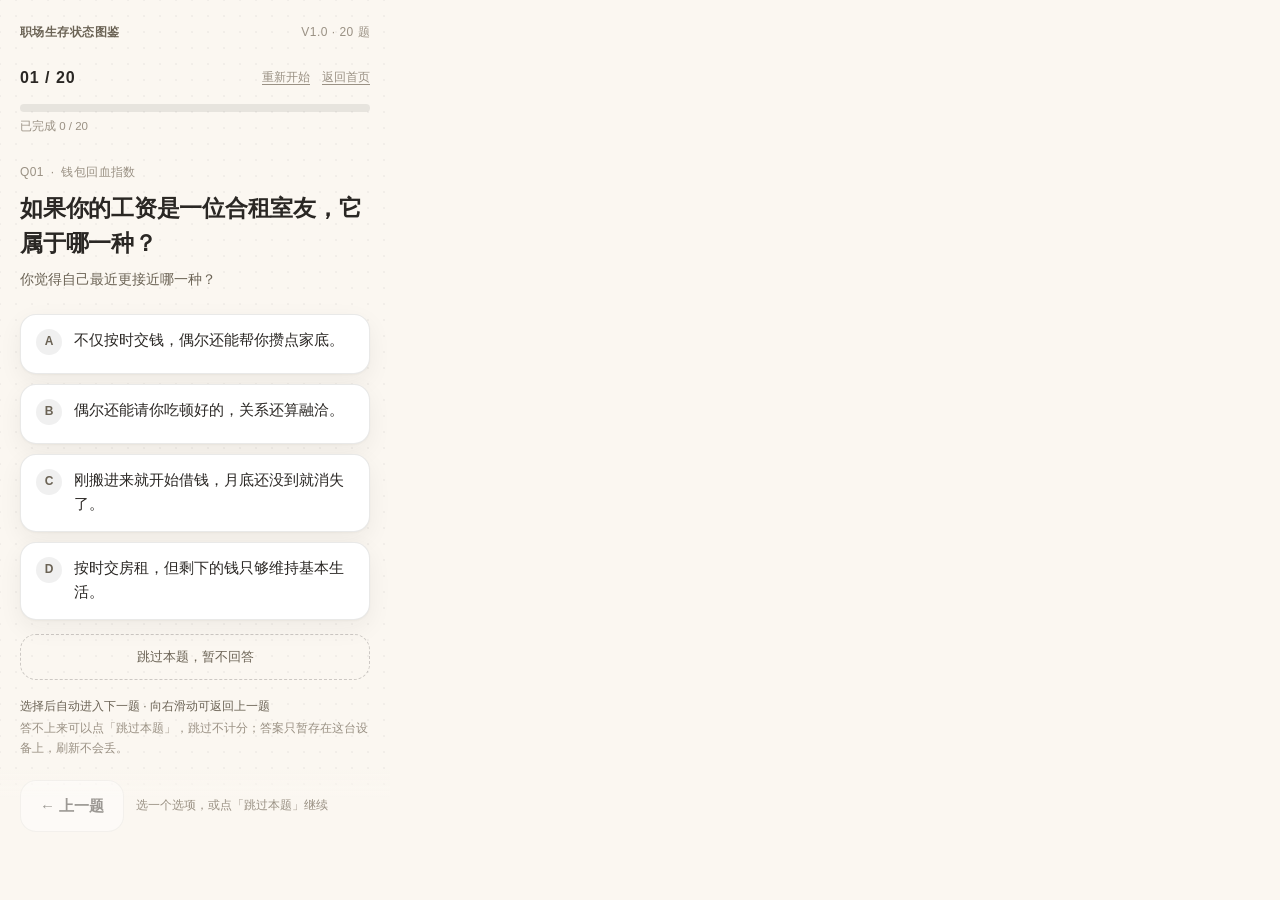
<file: tests/W06_视觉快照.html>
<!DOCTYPE html>
<html lang="zh-CN">
<head>
<meta charset="utf-8">
<title>W06 视觉快照（固定视口）</title>
<style>
  /* 固定视口壳：iframe 宽度即手机视口宽度。背景与产品纸白底同色，
     截图工具多算的 20px 不会看起来像「被裁掉」。 */
  html, body { margin: 0; padding: 0; background: #FBF7F1; }
  #frame { display: block; border: 0; background: #FBF7F1; }
</style>
</head>
<body>
<!-- 用法：?w=390&h=844&state=first|selected|middle|complete -->
<iframe id="frame" scrolling="no"></iframe>
<script>
(function () {
  'use strict';
  var q = {};
  location.search.replace(/^\?/, '').split('&').forEach(function (kv) {
    var p = kv.split('='); if (p[0]) q[p[0]] = p[1];
  });
  var w = parseInt(q.w || '390', 10);
  var h = parseInt(q.h || '844', 10);
  var state = q.state || 'first';
  var fr = document.getElementById('frame');
  fr.style.width = w + 'px';
  fr.style.height = h + 'px';
  document.documentElement.style.width = w + 'px';
  document.body.style.width = w + 'px';

  function sleep(ms) { return new Promise(function (r) { setTimeout(r, ms); }); }
  function waitFor(pred, label) {
    return new Promise(function (res, rej) {
      var n = 0;
      (function tick() {
        if (pred()) return res(true);
        if (++n > 120) return rej(new Error('等待超时：' + label));
        setTimeout(tick, 50);
      })();
    });
  }

  try { localStorage.clear(); } catch (e) {}

  fr.addEventListener('load', function () {
    (async function () {
      try {
        var win = fr.contentWindow, d = fr.contentDocument;
        await waitFor(function () { return !!win.__ATLAS_QUIZ__; }, 'app.js');
        d.getElementById('btn-start').click();
        await waitFor(function () { return win.__ATLAS_QUIZ__.isReady(); }, '题库');
        await sleep(120);
        var Q = win.__ATLAS_QUIZ__, qs = Q.bank().questions;
        // 无头虚拟时间不会推进 CSS transition，截图前把过渡关掉，
        // 让进度条直接画成最终宽度（只影响截图工具，不改产品代码）
        var fill = d.getElementById('quiz-progress-fill');
        if (fill) { fill.style.transition = 'none'; void fill.offsetWidth; }

        // 静帧需要停在「刚选中」这一刻：点完立刻 goTo 同题，取消待执行的自动切题
        // （只影响截图，产品逻辑不变）
        function clickAndFreeze(el) {
          if (el) el.click();
          Q.goTo(Q.snapshot().index);
        }

        if (state === 'selected') {
          clickAndFreeze(d.querySelectorAll('#quiz-options .opt')[1]);
        } else if (state === 'middle') {
          for (var i = 0; i < 8; i++) { Q.goTo(i); Q.select(qs[i].options[i % 4].option_id); }
          Q.goTo(8);
          clickAndFreeze(d.querySelectorAll('#quiz-options .opt')[2]);
        } else if (state === 'lastq') {
          // UX01：独立完成页已删除。第 20 题选完后 360ms 就跳结果页，
          // 想截「最终选择反馈」必须先答完前 19 题、停在第 20 题、再点选。
          for (var j = 0; j < qs.length - 1; j++) { Q.goTo(j); Q.select(qs[j].options[j % 4].option_id); }
          Q.goTo(qs.length - 1);
          clickAndFreeze(d.querySelectorAll('#quiz-options .opt')[1]);
        } else if (state === 'complete') {
          // 旧键名兼容：现在等价于「答满 20 题 → 直接到结果页」
          for (var k = 0; k < qs.length; k++) { Q.goTo(k); Q.select(qs[k].options[k % 4].option_id); }
          Q.tryComplete();
          await waitFor(function () { return d.body.getAttribute('data-screen') === 'result'; }, '结果页');
        }
        document.title = 'READY ' + state;
      } catch (e) {
        document.title = 'ERROR ' + String(e.message || e);
      }
    })();
  }, { once: true });

  fr.src = '../index.html?shot=' + Math.random().toString(36).slice(2);
})();
</script>
</body>
</html>
</file>
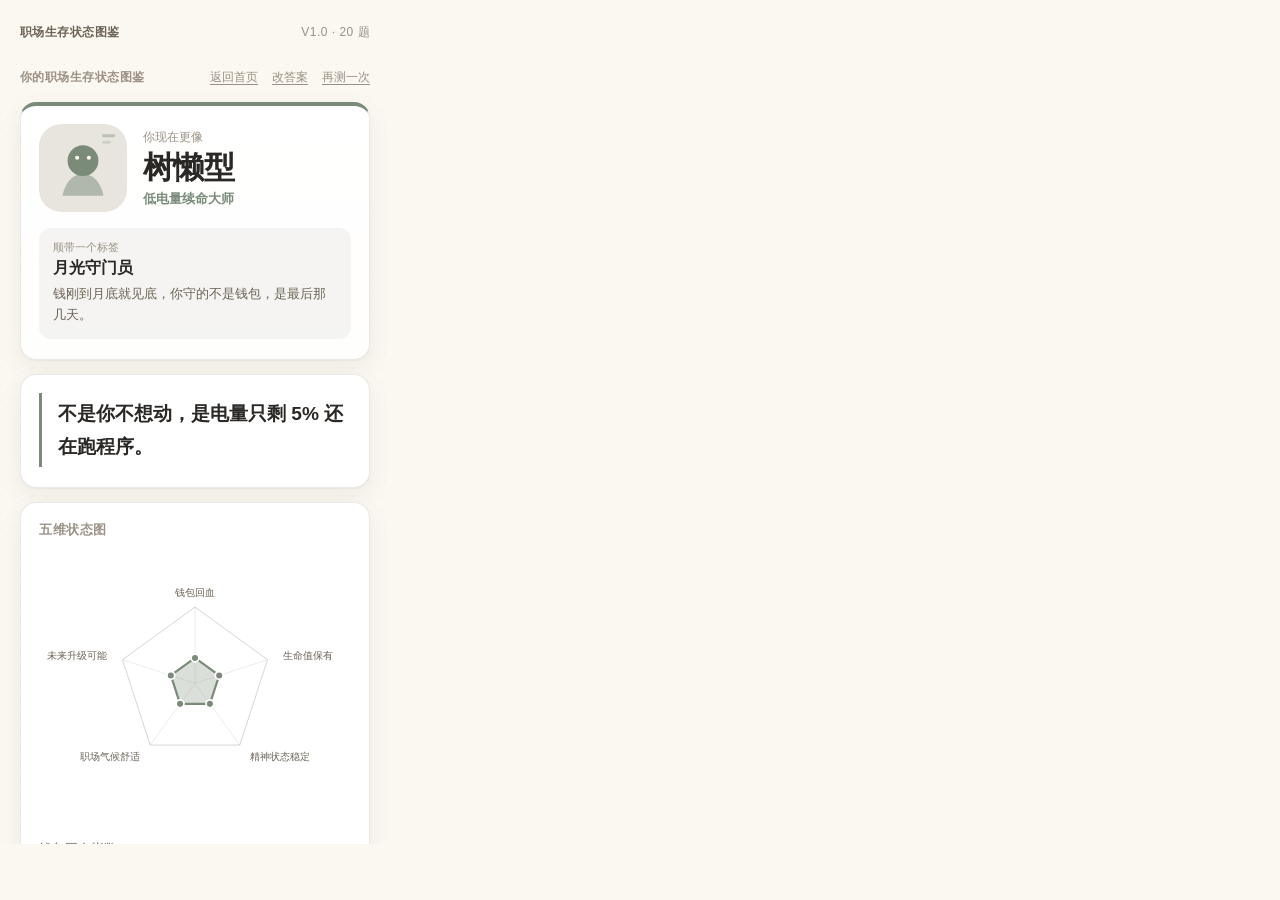
<file: tests/W07_视觉快照.html>
<!DOCTYPE html>
<html lang="zh-CN">
<head>
<meta charset="utf-8">
<title>W07 结果页视觉快照（固定视口）</title>
<style>
  /* 固定视口壳：iframe 宽度即手机视口宽度，避免截图工具多算 20px 造成「被裁掉」错觉 */
  html, body { margin: 0; padding: 0; background: #FBF7F1; }
  #frame { display: block; border: 0; background: #FBF7F1; }
</style>
</head>
<body>
<!-- 用法：?w=390&h=844&state=result|card&sp=树懒|炸毛猫|水豚|狐狸|企鹅 -->
<iframe id="frame" scrolling="no"></iframe>
<script>
(function () {
  'use strict';
  var q = {};
  location.search.replace(/^\?/, '').split('&').forEach(function (kv) {
    var p = kv.split('='); if (p[0]) q[p[0]] = decodeURIComponent(p[1] || '');
  });
  var w = parseInt(q.w || '390', 10), h = parseInt(q.h || '844', 10);
  var state = q.state || 'result', sp = q.sp || '';
  var fr = document.getElementById('frame');
  fr.style.width = w + 'px'; fr.style.height = h + 'px';
  document.documentElement.style.width = w + 'px';
  document.body.style.width = w + 'px';

  // 5 个物种各一组真实五维指数（来自 13^5 穷举代表），交给 scoring.js 生成真实结果对象
  var PRESET = {
    '树懒':   {W:0,L:0,M:0,C:0,G:0},
    '炸毛猫': {W:0,L:8.3333333333,M:0,C:0,G:0},
    '水豚':   {W:41.6666666667,L:58.3333333333,M:66.6666666667,C:66.6666666667,G:66.6666666667},
    '狐狸':   {W:41.6666666667,L:33.3333333333,M:100,C:100,G:100},
    '企鹅':   {W:0,L:75,M:100,C:100,G:100}
  };
  function sleep(ms) { return new Promise(function (r) { setTimeout(r, ms); }); }
  function waitFor(pred, label, tries) {
    return new Promise(function (res, rej) {
      var n = 0, max = tries || 160;
      (function tick() {
        if (pred()) return res(true);
        if (++n > max) return rej(new Error('等待超时：' + label));
        setTimeout(tick, 50);
      })();
    });
  }
  try { localStorage.clear(); } catch (e) {}

  fr.addEventListener('load', function () {
    (async function () {
      try {
        var win = fr.contentWindow, d = fr.contentDocument;
        await waitFor(function () { return !!win.__ATLAS_QUIZ__ && !!win.__ATLAS_RESULT__ && !!win.WorkplaceScoring; }, '脚本就绪');
        var Q = win.__ATLAS_QUIZ__, R = win.__ATLAS_RESULT__, S = win.WorkplaceScoring;

        if (sp && PRESET[sp]) {
          // 指定物种：先加载文案，再用真实算法结果渲染
          R.loadCopy(function (ok) {
            if (!ok) { document.title = 'ERROR ' + (R.snapshot() ? '文案加载失败' : ''); return; }
            // loadCopy 回调执行时 copy 已就绪；题库此时可能还没读，用 XHR 同步读一份
            var xhr = new win.XMLHttpRequest();
            xhr.open('GET', 'data/题库.json', false);
            xhr.send();
            var bank = JSON.parse(xhr.responseText);
            var obj = S.classifyIndices(PRESET[sp], S.versionsFromBank(bank));
            R.renderWith(obj);
            document.title = 'READY ' + sp;
          });
        } else {
          // 真实点击：入口 → 20 题 → 结果页（UX01：无独立完成页）
          d.getElementById('btn-start').click();
          await waitFor(function () { return Q.isReady(); }, '题库');
          await sleep(120);
          var qs = Q.bank().questions;
          for (var i = 0; i < qs.length; i++) { Q.goTo(i); Q.select(qs[i].options[1].option_id); }
          Q.tryComplete();
          await waitFor(function () {
            return d.body.getAttribute('data-screen') === 'result' && R.snapshot().resultPresent;
          }, '结果页');
          if (state === 'card') {
            d.getElementById('btn-make-card').click();
            await waitFor(function () { return R.modalOpen() && !!R.card(); }, '分享卡弹窗');
          }
          document.title = 'READY ' + state;
        }
      } catch (e) {
        document.title = 'ERROR ' + String(e.message || e);
      }
    })();
  }, { once: true });

  fr.src = '../index.html?shot=' + Math.random().toString(36).slice(2);
})();
</script>
</body>
</html>
</file>
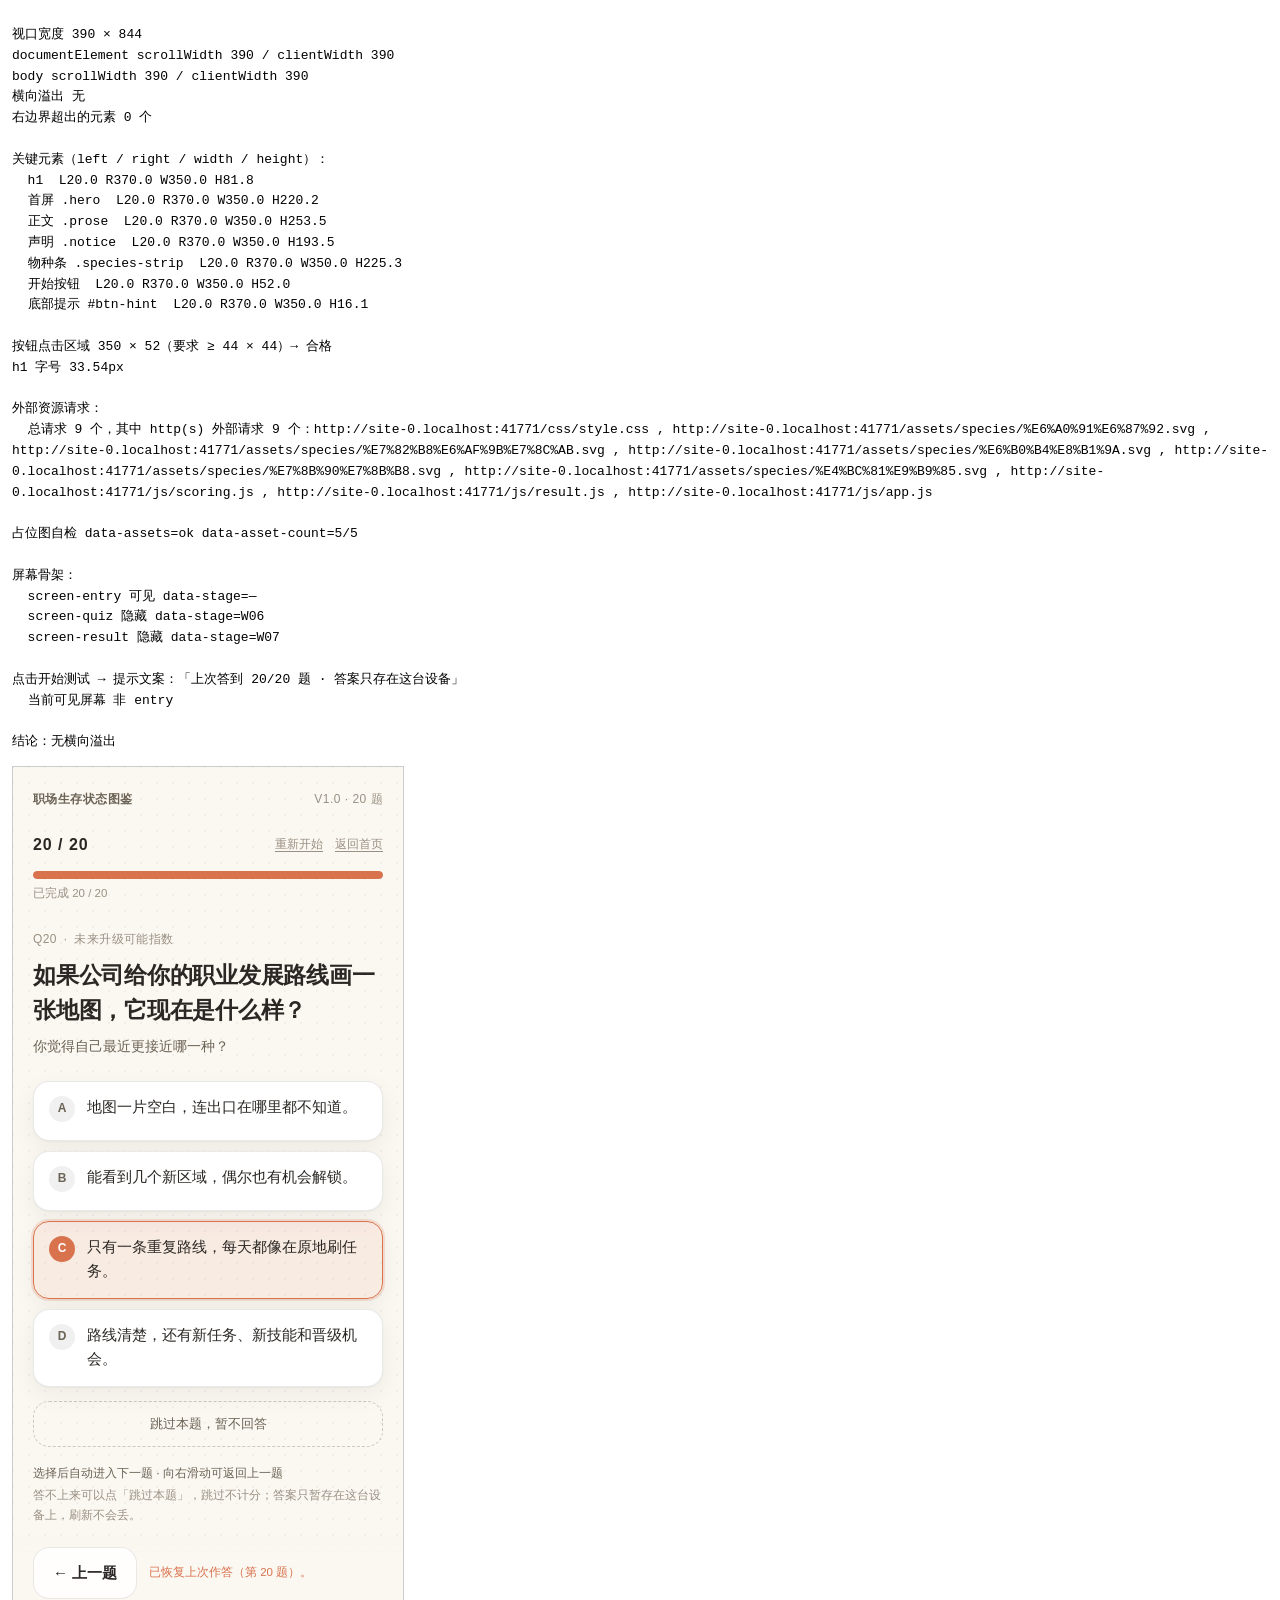
<file: tests/布局自检.html>
<!DOCTYPE html>
<html lang="zh-CN">
<head>
<meta charset="utf-8">
<title>W05 布局自检</title>
<style>body{font:13px/1.6 monospace;margin:0;padding:12px} iframe{border:1px solid #ccc;display:block} pre{white-space:pre-wrap}</style>
</head>
<body>
<!-- 用法：?w=390 指定视口宽度；需带 --allow-file-access-from-files 才能读 iframe 内部 -->
<pre id="out">测量中…</pre>
<iframe id="fr" src="../index.html" width="390" height="844"></iframe>
<script>
(function () {
  var q = {};
  location.search.replace(/^\?/, '').split('&').forEach(function (kv) {
    var p = kv.split('='); if (p[0]) q[p[0]] = p[1];
  });
  var W = parseInt(q.w || '390', 10);
  var H = parseInt(q.h || '844', 10);
  var fr = document.getElementById('fr');
  fr.width = W; fr.height = H;

  var lines = [];
  function log(s) { lines.push(s); }

  fr.onload = function () {
    setTimeout(function () {
      try {
        var d = fr.contentDocument, win = fr.contentWindow;
        var de = d.documentElement, bd = d.body;
        log('视口宽度 ' + W + ' × ' + H);
        log('documentElement scrollWidth ' + de.scrollWidth + ' / clientWidth ' + de.clientWidth);
        log('body scrollWidth ' + bd.scrollWidth + ' / clientWidth ' + bd.clientWidth);
        log('横向溢出 ' + (de.scrollWidth > de.clientWidth ? '有（' + (de.scrollWidth - de.clientWidth) + 'px）' : '无'));

        // 找出右边界超出视口的元素（只报最外层：父元素没超的才算起点）
        var all = d.querySelectorAll('body *');
        var over = [], seen = [];
        for (var i = 0; i < all.length; i++) {
          var el = all[i];
          var r = el.getBoundingClientRect();
          if (r.width === 0 && r.height === 0) continue;
          if (r.right <= de.clientWidth + 0.5) continue;
          var pr = el.parentElement ? el.parentElement.getBoundingClientRect() : null;
          if (pr && pr.right > de.clientWidth + 0.5) continue; // 父元素也超了，由父元素代表
          over.push(el.tagName.toLowerCase() + (el.id ? '#' + el.id : '') + (el.className && typeof el.className === 'string' ? '.' + el.className.trim().split(/\s+/).join('.') : '') + ' right=' + r.right.toFixed(1) + ' w=' + r.width.toFixed(1));
        }
        log('右边界超出的元素 ' + over.length + ' 个' + (over.length ? '：' : ''));
        over.slice(0, 8).forEach(function (s) { log('  - ' + s); });

        // 关键元素几何
        var items = [
          ['h1', d.querySelector('h1')],
          ['首屏 .hero', d.querySelector('.hero')],
          ['正文 .prose', d.querySelector('.prose')],
          ['声明 .notice', d.querySelector('.notice')],
          ['物种条 .species-strip', d.querySelector('.species-strip')],
          ['开始按钮', d.querySelector('#btn-start')],
          ['底部提示 #btn-hint', d.querySelector('#btn-hint')]
        ];
        log('\n关键元素（left / right / width / height）：');
        items.forEach(function (it) {
          var el = it[1];
          if (!el) { log('  ' + it[0] + ' 缺失'); return; }
          var r = el.getBoundingClientRect();
          log('  ' + it[0] + '  L' + r.left.toFixed(1) + ' R' + r.right.toFixed(1) + ' W' + r.width.toFixed(1) + ' H' + r.height.toFixed(1));
        });

        // 按钮点击区域
        var btn = d.querySelector('#btn-start');
        if (btn) {
          var br = btn.getBoundingClientRect();
          log('\n按钮点击区域 ' + br.width.toFixed(0) + ' × ' + br.height.toFixed(0) + '（要求 ≥ 44 × 44）→ ' + (br.height >= 44 && br.width >= 44 ? '合格' : '不合格'));
        }

        // 字号
        var h1 = d.querySelector('h1');
        if (h1) log('h1 字号 ' + win.getComputedStyle(h1).fontSize);

        // 字体是否回退到系统字体（不允许网络字体）
        log('\n外部资源请求：');
        var res = win.performance.getEntriesByType('resource');
        var ext = res.filter(function (r) { return /^https?:/.test(r.name); });
        log('  总请求 ' + res.length + ' 个，其中 http(s) 外部请求 ' + ext.length + ' 个' + (ext.length ? '：' + ext.map(function (r) { return r.name; }).join(' , ') : '（零外链）'));

        // 资源自检
        log('\n占位图自检 data-assets=' + bd.getAttribute('data-assets') + ' data-asset-count=' + bd.getAttribute('data-asset-count'));

        // 屏幕骨架
        var screens = ['screen-entry', 'screen-quiz', 'screen-result'];
        log('\n屏幕骨架：');
        screens.forEach(function (id) {
          var el = d.getElementById(id);
          if (!el) { log('  ' + id + ' 缺失'); return; }
          log('  ' + id + ' ' + (el.hasAttribute('hidden') ? '隐藏' : '可见') + ' data-stage=' + (el.getAttribute('data-stage') || '—'));
        });

        // 点击「开始测试」后的行为
        if (btn) {
          btn.click();
          log('\n点击开始测试 → 提示文案：「' + d.getElementById('btn-hint').textContent.trim() + '」');
          log('  当前可见屏幕 ' + (d.getElementById('screen-entry').hasAttribute('hidden') ? '非 entry' : 'entry（未跳转，符合 W05 预期）'));
        }

        log('\n结论：' + (de.scrollWidth > de.clientWidth ? '存在横向溢出，需修' : '无横向溢出'));
        document.getElementById('out').textContent = lines.join('\n');
      } catch (e) {
        document.getElementById('out').textContent = 'ERROR: ' + e.message + '\n（需带 --allow-file-access-from-files 运行）';
      }
    }, 600);
  };
})();
</script>
</body>
</html>
</file>
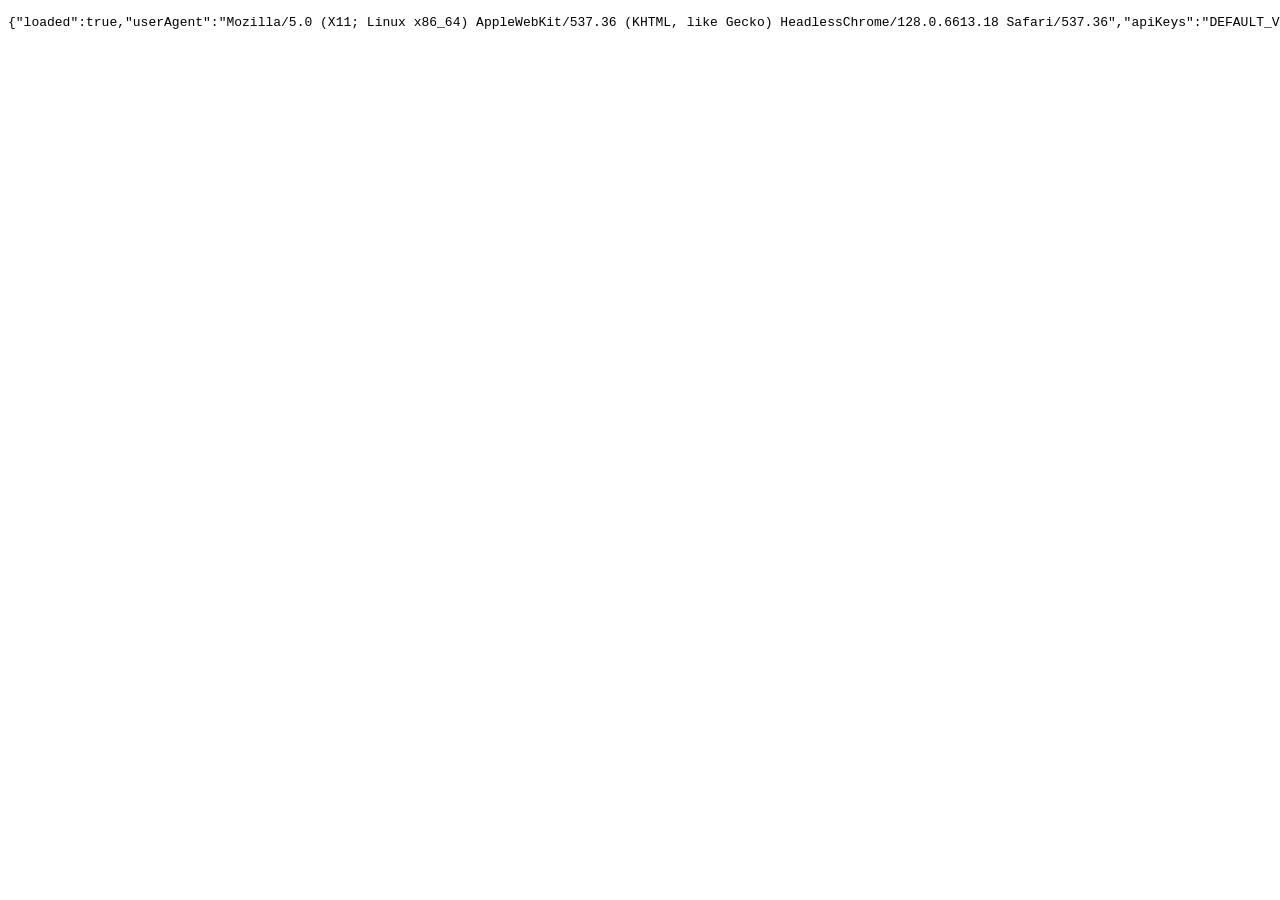
<file: tests/浏览器一致性.html>
<!DOCTYPE html>
<html lang="zh-CN">
<head>
<meta charset="utf-8">
<title>scoring.js 浏览器一致性测试页（仅测试用，不进运行时）</title>
<style>body{font-family:monospace;font-size:13px}</style>
</head>
<body>
<pre id="out">RUNNING</pre>
<script src="../js/scoring.js"></script>
<script>
// 目的：在真实浏览器里用 <script> 方式加载 js/scoring.js（无 module / 无 require），
//       跑 13^5 = 371,293 组，把每组 4 个判定字段压成两个独立哈希输出。
// Node 侧用母版 计算核心.js 跑同一批组合，比较哈希 —— 一致即证明两者逐组等价。
// 本页不联网、不 fetch，file:// 直接可跑。
(function () {
  var out = document.getElementById('out');
  var S = window.WorkplaceScoring;
  if (!S) { out.textContent = JSON.stringify({ loaded: false, error: 'window.WorkplaceScoring 不存在，UMD 导出失败' }); return; }

  var DIMS = ['W', 'L', 'M', 'C', 'G'];
  var dimMap = [];
  for (var i = 0; i < 5; i++) for (var k = 0; k < 4; k++) dimMap.push(DIMS[i]);

  function expand(sum) {
    var o = [1, 1, 1, 1], e = sum - 4, j = 0;
    while (e > 0) { if (o[j] < 4) { o[j]++; e--; } j = (j + 1) % 4; }
    return o;
  }

  var h1 = 0x811c9dc5, h2 = 5381, sumA = 0, n = 0;
  var samples = [];
  function mix(s) {
    for (var i = 0; i < s.length; i++) {
      h1 ^= s.charCodeAt(i); h1 = Math.imul(h1, 0x01000193) >>> 0;
      h2 = (Math.imul(h2, 33) + s.charCodeAt(i)) >>> 0;
    }
  }

  for (var a = 4; a <= 16; a++)
  for (var b = 4; b <= 16; b++)
  for (var c = 4; c <= 16; c++)
  for (var d = 4; d <= 16; d++)
  for (var e = 4; e <= 16; e++) {
    var scores = expand(a).concat(expand(b), expand(c), expand(d), expand(e));
    var r = S.classifyScores ? S.classifyScores(scores, dimMap) : S.classifyAnswers(scores, dimMap);
    mix(r.species + '|' + r.overallLevel + '|' + r.subTitleDim + '|' + r.subTitleBand + '|' + r.A + '|' + r.R + '|' + r.dimSums.W);
    sumA += r.A;
    n++;
    if (n === 1 || n === 185647 || n === 371293) samples.push([a, b, c, d, e, r.species, r.overallLevel, r.subTitle, r.A, r.R]);
  }

  out.textContent = JSON.stringify({
    loaded: true,
    userAgent: navigator.userAgent,
    apiKeys: Object.keys(S).sort().join(','),
    cases: n,
    fnv: h1 >>> 0,
    djb2: h2 >>> 0,
    sumA: Math.round(sumA * 1000) / 1000,
    samples: samples
  });
})();
</script>
</body>
</html>
</file>
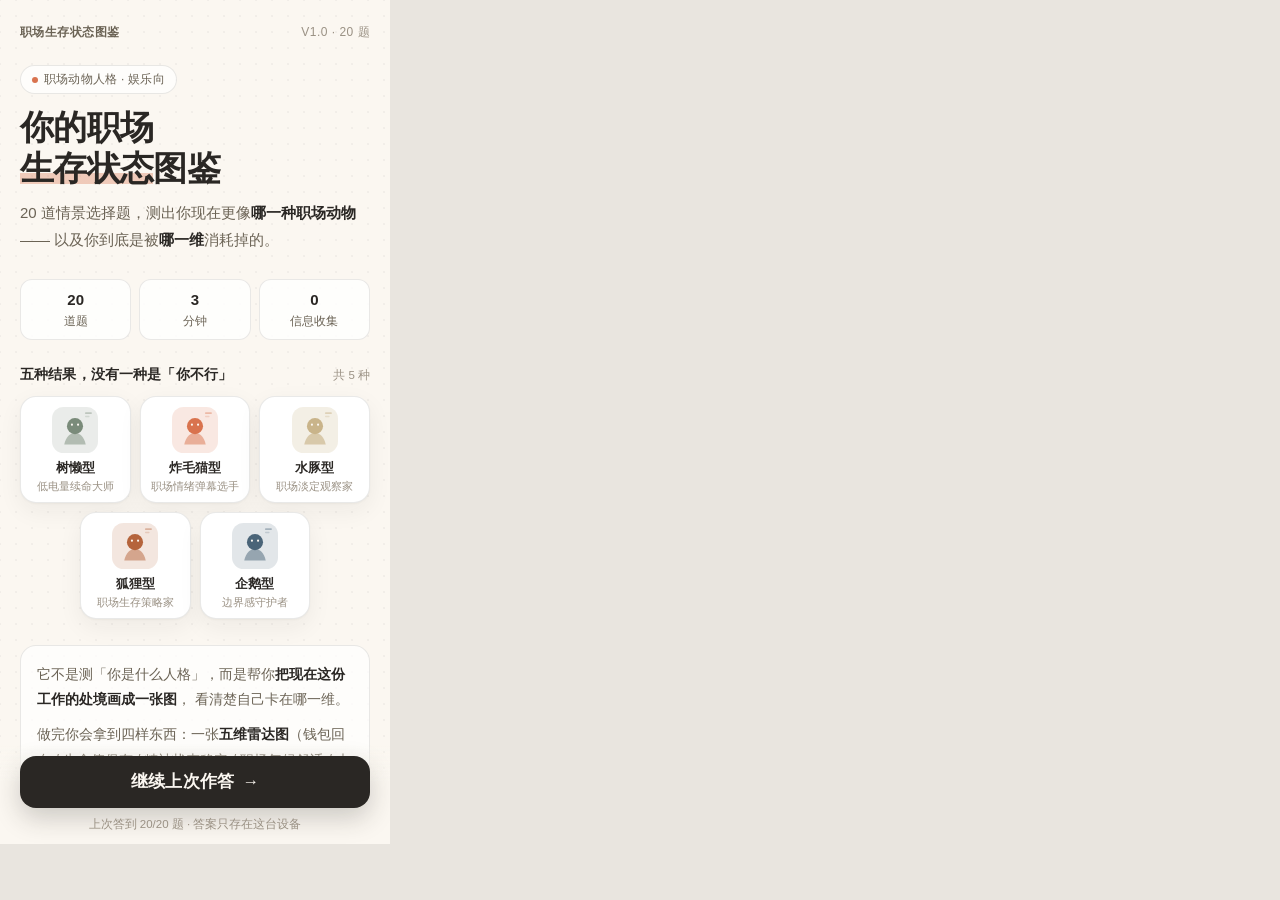
<file: tests/视觉预览.html>
<!DOCTYPE html>
<html lang="zh-CN">
<head>
<meta charset="utf-8">
<title>W05 视觉预览（固定视口）</title>
<style>
  html, body { margin: 0; padding: 0; background: #E9E5DF; }
  /* 固定视口壳：iframe 宽度即手机视口宽度；scrolling=no 让内容自己滚动，不占宽 */
  #frame { display: block; border: 0; background: #FBF7F1; }
</style>
</head>
<body>
<!-- 用法：?w=390&h=844&scroll=1（scroll=1 时高度按内容撑开，用于整页长截图） -->
<iframe id="frame" src="../index.html" scrolling="no"></iframe>
<script>
(function () {
  var q = {};
  location.search.replace(/^\?/, '').split('&').forEach(function (kv) {
    var p = kv.split('='); if (p[0]) q[p[0]] = p[1];
  });
  var w = parseInt(q.w || '390', 10);
  var h = parseInt(q.h || '844', 10);
  var fr = document.getElementById('frame');
  fr.style.width = w + 'px';
  fr.style.height = h + 'px';
  document.documentElement.style.width = w + 'px';
  document.body.style.width = w + 'px';
})();
</script>
</body>
</html>
</file>
